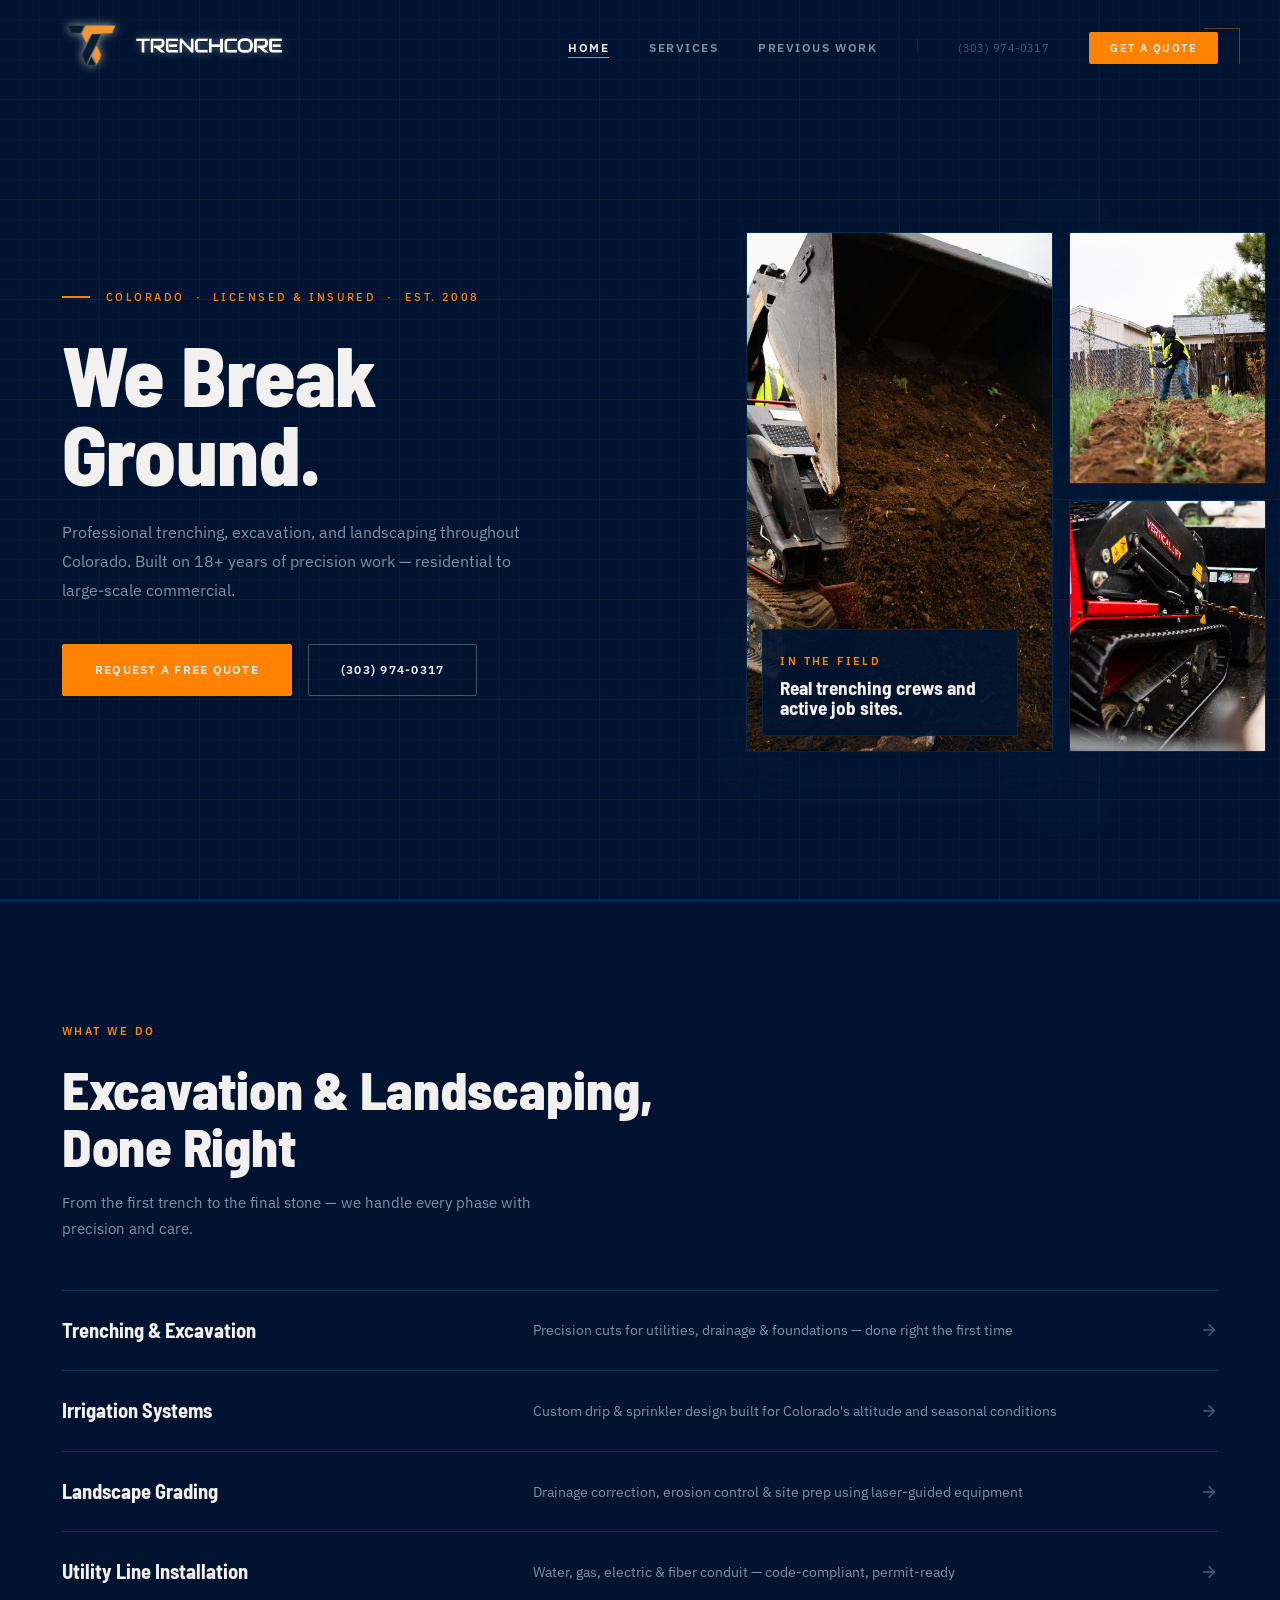
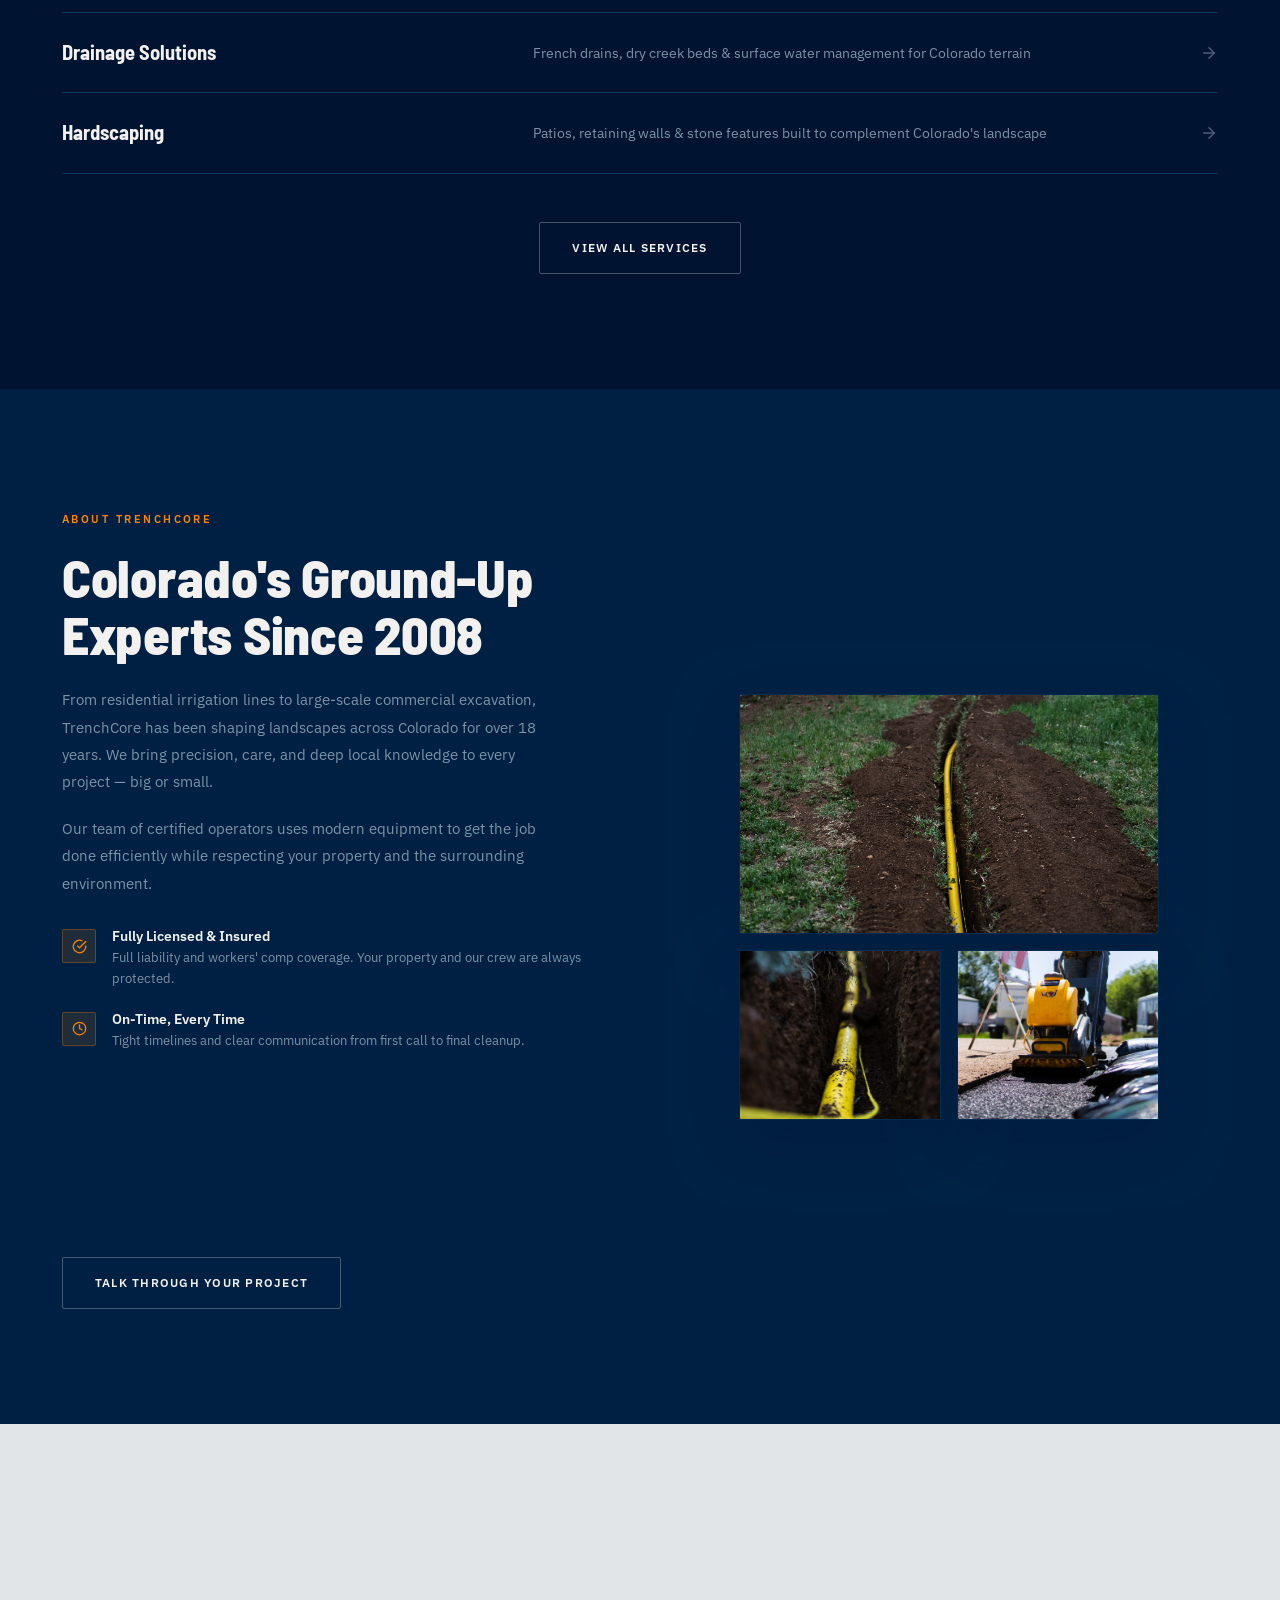
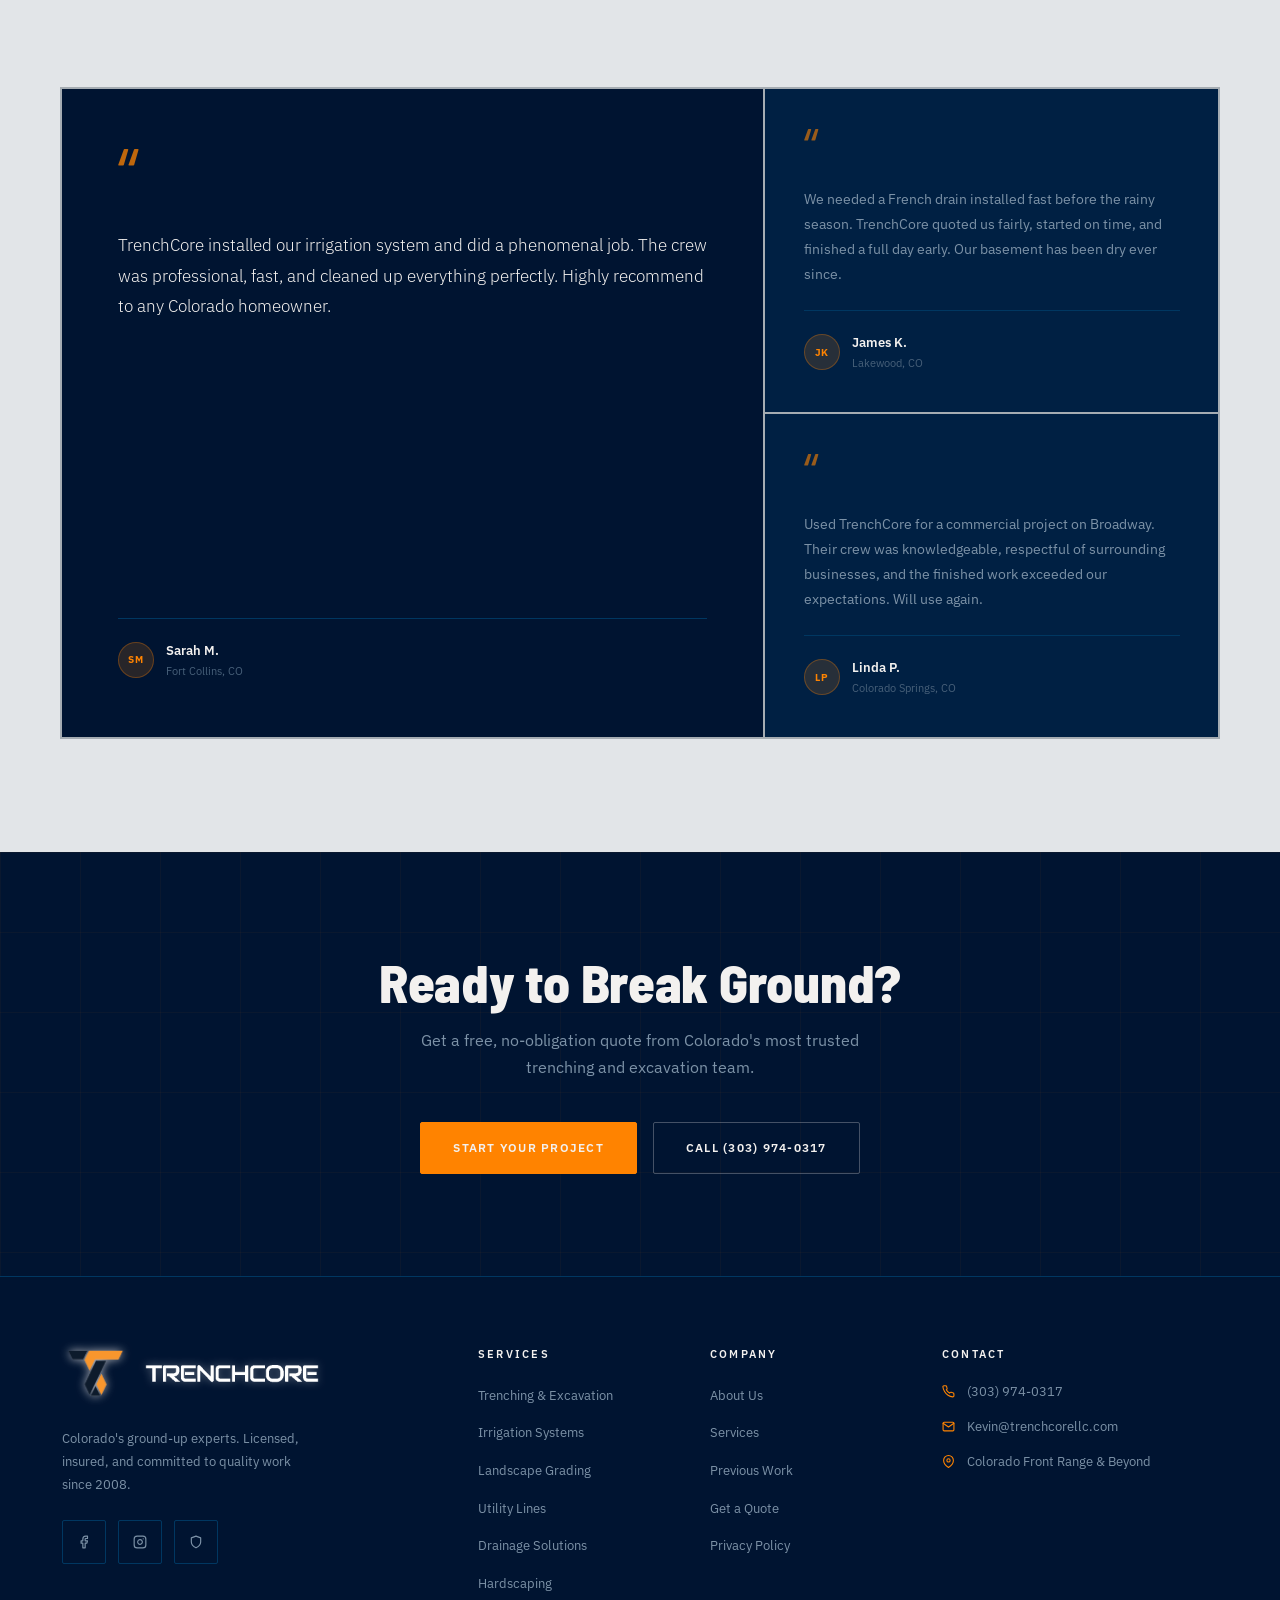
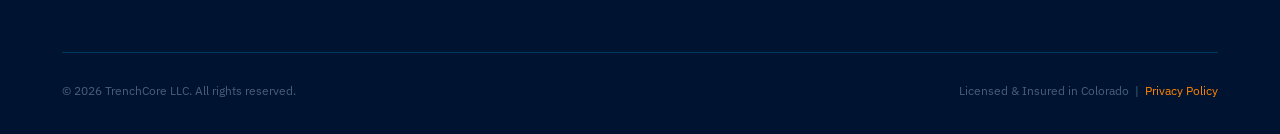
<file: index.html>
<!DOCTYPE html>
<html lang="en">
<head>
  <meta charset="UTF-8" />
  <meta name="viewport" content="width=device-width, initial-scale=1.0" />
  <meta name="google-site-verification" content="J9G8NoCVqNAm69VdWxjSGx-27JDF7AAKlD6N92XY3o0" />
  <link rel="icon" type="image/png" href="FullLogo_transparentwithouttext.PNG" />
  <link rel="apple-touch-icon" href="FullLogo_transparentwithouttext.PNG" />
  <title>TrenchCore — Trenching & Excavation | Colorado</title>
  <meta name="description" content="Professional trenching, excavation, and landscaping services throughout Colorado. Licensed, insured, and locally owned since 2008." />
  <link rel="preconnect" href="https://fonts.googleapis.com" />
  <link rel="preconnect" href="https://fonts.gstatic.com" crossorigin />
  <link href="https://fonts.googleapis.com/css2?family=Barlow+Semi+Condensed:wght@700;800&family=IBM+Plex+Sans:wght@300;400;600&display=swap" rel="stylesheet" />
  <link rel="stylesheet" href="styles.css" />
</head>
<body>

  <a href="#main-content" class="skip-link">Skip to main content</a>

  <!-- ===== NAVIGATION ===== -->
  <nav class="nav">
    <div class="container nav-inner">
      <a href="index.html" class="nav-logo">
        <img src="FullLogo_transparentwithouttext.PNG" alt="" class="nav-logo-img" />
        <img src="logoText.PNG" alt="TrenchCore" class="nav-logo-text" />
      </a>
      <ul class="nav-links">
        <li><a href="index.html">Home</a></li>
        <li><a href="services.html">Services</a></li>
        <li><a href="projects.html">Previous Work</a></li>
        <li class="nav-sep" aria-hidden="true"></li>
        <li><a href="tel:+13039740317" class="nav-phone">(303) 974-0317</a></li>
        <li><a href="contact.html" class="nav-cta">Get a Quote</a></li>
      </ul>
      <button class="nav-toggle" aria-label="Toggle menu" aria-expanded="false">
        <span></span>
        <span></span>
        <span></span>
      </button>
    </div>
  </nav>

  <main id="main-content">

  <!-- ===== HERO ===== -->
  <section class="hero">
    <div class="hero-inner container">

      <!-- Left: copy -->
      <div class="hero-content">
        <p class="hero-eyebrow">Colorado &nbsp;·&nbsp; Licensed &amp; Insured &nbsp;·&nbsp; Est. 2008</p>
        <h1>We Break<br>Ground.</h1>
        <p class="hero-sub">Professional trenching, excavation, and landscaping throughout Colorado. Built on 18+ years of precision work — residential to large-scale commercial.</p>
        <div class="hero-actions">
          <a href="contact.html" class="btn btn-steel">Request a Free Quote</a>
          <a href="tel:+13039740317" class="btn btn-outline-chalk">(303) 974-0317</a>
        </div>
      </div>

      <!-- Right: engineering cross-section illustration -->
      <div class="hero-visual">
        <div class="hero-photo-layout" aria-label="Trenching and excavation work photos">
          <figure class="hero-photo hero-photo-main">
            <img
              src="TC%20Photos/A7S00894.jpg"
              alt="TrenchCore Dingo skid steer dumping excavated soil on an active job site"
            />
          </figure>

          <div class="hero-photo-stack">
            <figure class="hero-photo hero-photo-small">
              <img
                src="TC%20Photos/A7S00762.jpg"
                alt="TrenchCore crew member in hi-vis vest digging a residential trench"
              />
            </figure>

            <figure class="hero-photo hero-photo-small">
              <img
                src="TC%20Photos/A7S00716.jpg"
                alt="TrenchCore Dingo TX-1000 Turbo mini skid steer loaded on a trailer"
              />
            </figure>
          </div>

          <div class="hero-photo-badge">
            <span class="hero-photo-badge-label">In The Field</span>
            <strong>Real trenching crews and active job sites.</strong>
          </div>
        </div>
        <svg class="trench-diagram" viewBox="0 0 440 522" fill="none" xmlns="http://www.w3.org/2000/svg" aria-hidden="true">
          <!-- Soil layer backgrounds -->
          <rect x="0" y="0" width="440" height="165" fill="#201d16"/>
          <rect x="0" y="165" width="440" height="175" fill="#181510"/>
          <rect x="0" y="340" width="440" height="162" fill="#0f121a"/>
          <!-- Trench cutout (dark) -->
          <rect x="165" y="0" width="110" height="432" fill="#090b11"/>
          <!-- Layer dividers outside trench -->
          <line x1="0" y1="165" x2="165" y2="165" stroke="#3a5066" stroke-width="0.8" opacity="0.45"/>
          <line x1="275" y1="165" x2="440" y2="165" stroke="#3a5066" stroke-width="0.8" opacity="0.45"/>
          <line x1="0" y1="340" x2="165" y2="340" stroke="#2d3f52" stroke-width="0.8" opacity="0.35"/>
          <line x1="275" y1="340" x2="440" y2="340" stroke="#2d3f52" stroke-width="0.8" opacity="0.35"/>
          <!-- Trench walls (steel accent) -->
          <line x1="165" y1="0" x2="165" y2="432" stroke="var(--steel,#E8972A)" stroke-width="1.5" class="trench-wall"/>
          <line x1="275" y1="0" x2="275" y2="432" stroke="var(--steel,#E8972A)" stroke-width="1.5" class="trench-wall trench-wall-right"/>
          <!-- Trench bottom -->
          <line x1="165" y1="432" x2="275" y2="432" stroke="var(--steel,#E8972A)" stroke-width="1.5" opacity="0.65"/>
          <!-- Ground surface lines -->
          <line x1="0" y1="1" x2="165" y2="1" stroke="var(--steel,#E8972A)" stroke-width="1.5" opacity="0.45"/>
          <line x1="275" y1="1" x2="440" y2="1" stroke="var(--steel,#E8972A)" stroke-width="1.5" opacity="0.45"/>
          <!-- Utility pipe at bottom of trench -->
          <circle cx="220" cy="457" r="19" stroke="var(--steel,#E8972A)" stroke-width="2" fill="#090b11"/>
          <circle cx="220" cy="457" r="11" fill="rgba(77,130,184,0.14)"/>
          <path d="M212 450 A11 11 0 0 1 228 450" stroke="var(--steel,#E8972A)" stroke-width="0.8" opacity="0.38"/>
          <!-- Layer labels -->
          <text x="22" y="84"  fill="#8a7a5e" font-size="8.5" font-family="'IBM Plex Sans',monospace" letter-spacing="2.5" font-weight="600" opacity="0.6">TOPSOIL</text>
          <text x="22" y="260" fill="#756751" font-size="8.5" font-family="'IBM Plex Sans',monospace" letter-spacing="2.5" font-weight="600" opacity="0.55">SUBSOIL</text>
          <text x="22" y="415" fill="#4d6175" font-size="8.5" font-family="'IBM Plex Sans',monospace" letter-spacing="2.5" font-weight="600" opacity="0.55">BEDROCK</text>
          <!-- Topsoil texture dots -->
          <circle cx="50"  cy="40"  r="1.4" fill="#3d3526" opacity="0.45"/>
          <circle cx="84"  cy="66"  r="1.4" fill="#3d3526" opacity="0.4"/>
          <circle cx="37"  cy="98"  r="1.2" fill="#3d3526" opacity="0.4"/>
          <circle cx="112" cy="35"  r="1.2" fill="#3d3526" opacity="0.35"/>
          <circle cx="72"  cy="130" r="1.4" fill="#3d3526" opacity="0.4"/>
          <circle cx="130" cy="112" r="1.2" fill="#3d3526" opacity="0.35"/>
          <circle cx="308" cy="52"  r="1.4" fill="#3d3526" opacity="0.4"/>
          <circle cx="375" cy="80"  r="1.2" fill="#3d3526" opacity="0.4"/>
          <circle cx="342" cy="122" r="1.4" fill="#3d3526" opacity="0.35"/>
          <circle cx="416" cy="46"  r="1.2" fill="#3d3526" opacity="0.35"/>
          <circle cx="396" cy="140" r="1.4" fill="#3d3526" opacity="0.4"/>
          <!-- Subsoil dashes -->
          <line x1="26"  y1="196" x2="58"  y2="196" stroke="#5a4e3c" stroke-width="0.8" opacity="0.35"/>
          <line x1="70"  y1="222" x2="112" y2="222" stroke="#5a4e3c" stroke-width="0.8" opacity="0.3"/>
          <line x1="30"  y1="250" x2="65"  y2="250" stroke="#5a4e3c" stroke-width="0.8" opacity="0.3"/>
          <line x1="92"  y1="288" x2="132" y2="288" stroke="#5a4e3c" stroke-width="0.8" opacity="0.32"/>
          <line x1="40"  y1="314" x2="82"  y2="314" stroke="#5a4e3c" stroke-width="0.8" opacity="0.3"/>
          <line x1="296" y1="200" x2="332" y2="200" stroke="#5a4e3c" stroke-width="0.8" opacity="0.3"/>
          <line x1="350" y1="232" x2="396" y2="232" stroke="#5a4e3c" stroke-width="0.8" opacity="0.32"/>
          <line x1="306" y1="272" x2="342" y2="272" stroke="#5a4e3c" stroke-width="0.8" opacity="0.3"/>
          <line x1="370" y1="302" x2="416" y2="302" stroke="#5a4e3c" stroke-width="0.8" opacity="0.3"/>
          <!-- Bedrock cracks -->
          <path d="M32 366 L56 380 L42 400 L70 416" stroke="#2a3a4a" stroke-width="1" opacity="0.5" fill="none"/>
          <path d="M86 362 L102 382 L88 404" stroke="#2a3a4a" stroke-width="0.8" opacity="0.4" fill="none"/>
          <path d="M340 375 L368 390 L354 410 L384 428" stroke="#2a3a4a" stroke-width="1" opacity="0.5" fill="none"/>
          <path d="M396 364 L416 387 L400 412" stroke="#2a3a4a" stroke-width="0.8" opacity="0.4" fill="none"/>
          <!-- Depth measurement -->
          <line x1="307" y1="4" x2="307" y2="428" stroke="var(--steel,#E8972A)" stroke-width="0.8" stroke-dasharray="3 4" opacity="0.32"/>
          <polyline points="303,12 307,4 311,12"   stroke="var(--steel,#E8972A)" stroke-width="0.8" fill="none" opacity="0.38"/>
          <polyline points="303,420 307,428 311,420" stroke="var(--steel,#E8972A)" stroke-width="0.8" fill="none" opacity="0.38"/>
          <!-- Engineering corner marks -->
          <path d="M0 22 L0 0 L22 0"   stroke="var(--steel,#E8972A)" stroke-width="1.5" opacity="0.5"/>
          <path d="M418 0 L440 0 L440 22"   stroke="var(--steel,#E8972A)" stroke-width="1.5" opacity="0.5"/>
          <path d="M0 478 L0 500 L22 500"   stroke="var(--steel,#E8972A)" stroke-width="1.5" opacity="0.5"/>
          <path d="M418 500 L440 500 L440 478" stroke="var(--steel,#E8972A)" stroke-width="1.5" opacity="0.5"/>
          <!-- Title block -->
          <rect x="0" y="502" width="440" height="20" fill="#0d1219" opacity="0.85"/>
          <line x1="0" y1="502" x2="440" y2="502" stroke="var(--steel,#E8972A)" stroke-width="0.8" opacity="0.32"/>
          <text x="220" y="515" fill="var(--steel,#E8972A)" font-size="6.5" font-family="'IBM Plex Sans',monospace" text-anchor="middle" letter-spacing="2.5" font-weight="600" opacity="0.48">TRENCHCORE · CROSS-SECTION VIEW · SCALE 1:20</text>
        </svg>
      </div>

    </div><!-- .hero-inner -->


  </section>

  <!-- ===== SERVICES (HOME) ===== -->
  <section class="services-home" id="services">
    <div class="container">
      <div class="section-intro">
        <span class="label label--ink">What We Do</span>
        <h2>Excavation &amp; Landscaping,<br>Done Right</h2>
        <p>From the first trench to the final stone — we handle every phase with precision and care.</p>
      </div>

      <div class="service-list">

        <a href="services.html#trenching" class="service-row reveal">
          <span class="service-row-name">Trenching &amp; Excavation</span>
          <span class="service-row-desc">Precision cuts for utilities, drainage &amp; foundations — done right the first time</span>
          <svg class="service-row-arrow" viewBox="0 0 24 24"><line x1="5" y1="12" x2="19" y2="12"/><polyline points="12 5 19 12 12 19"/></svg>
        </a>

        <a href="services.html#irrigation" class="service-row reveal">
          <span class="service-row-name">Irrigation Systems</span>
          <span class="service-row-desc">Custom drip &amp; sprinkler design built for Colorado's altitude and seasonal conditions</span>
          <svg class="service-row-arrow" viewBox="0 0 24 24"><line x1="5" y1="12" x2="19" y2="12"/><polyline points="12 5 19 12 12 19"/></svg>
        </a>

        <a href="services.html#grading" class="service-row reveal">
          <span class="service-row-name">Landscape Grading</span>
          <span class="service-row-desc">Drainage correction, erosion control &amp; site prep using laser-guided equipment</span>
          <svg class="service-row-arrow" viewBox="0 0 24 24"><line x1="5" y1="12" x2="19" y2="12"/><polyline points="12 5 19 12 12 19"/></svg>
        </a>

        <a href="services.html#utility" class="service-row reveal">
          <span class="service-row-name">Utility Line Installation</span>
          <span class="service-row-desc">Water, gas, electric &amp; fiber conduit — code-compliant, permit-ready</span>
          <svg class="service-row-arrow" viewBox="0 0 24 24"><line x1="5" y1="12" x2="19" y2="12"/><polyline points="12 5 19 12 12 19"/></svg>
        </a>

        <a href="services.html#drainage" class="service-row reveal">
          <span class="service-row-name">Drainage Solutions</span>
          <span class="service-row-desc">French drains, dry creek beds &amp; surface water management for Colorado terrain</span>
          <svg class="service-row-arrow" viewBox="0 0 24 24"><line x1="5" y1="12" x2="19" y2="12"/><polyline points="12 5 19 12 12 19"/></svg>
        </a>

        <a href="services.html#hardscaping" class="service-row reveal">
          <span class="service-row-name">Hardscaping</span>
          <span class="service-row-desc">Patios, retaining walls &amp; stone features built to complement Colorado's landscape</span>
          <svg class="service-row-arrow" viewBox="0 0 24 24"><line x1="5" y1="12" x2="19" y2="12"/><polyline points="12 5 19 12 12 19"/></svg>
        </a>

      </div>

      <div class="section-cta">
        <a href="services.html" class="btn btn-outline-chalk">View All Services</a>
      </div>
    </div>
  </section>

  <!-- ===== ABOUT ===== -->
  <section class="about" id="about">
    <div class="container">

      <div class="about-content">
        <span class="label label--steel">About TrenchCore</span>
        <h2>Colorado's Ground-Up Experts Since 2008</h2>
        <p>From residential irrigation lines to large-scale commercial excavation, TrenchCore has been shaping landscapes across Colorado for over 18 years. We bring precision, care, and deep local knowledge to every project — big or small.</p>
        <p>Our team of certified operators uses modern equipment to get the job done efficiently while respecting your property and the surrounding environment.</p>

        <div class="why-list">
          <div class="why-item reveal">
            <div class="why-icon">
              <svg viewBox="0 0 24 24"><path d="M22 11.08V12a10 10 0 1 1-5.93-9.14"/><polyline points="22 4 12 14.01 9 11.01"/></svg>
            </div>
            <div>
              <h4>Fully Licensed &amp; Insured</h4>
              <p>Full liability and workers' comp coverage. Your property and our crew are always protected.</p>
            </div>
          </div>

          <div class="why-item reveal">
            <div class="why-icon">
              <svg viewBox="0 0 24 24"><circle cx="12" cy="12" r="10"/><polyline points="12 6 12 12 16 14"/></svg>
            </div>
            <div>
              <h4>On-Time, Every Time</h4>
              <p>Tight timelines and clear communication from first call to final cleanup.</p>
            </div>
          </div>

          <div class="why-item reveal">
            <div class="why-icon">
              <svg viewBox="0 0 24 24"><path d="M17 21v-2a4 4 0 0 0-4-4H5a4 4 0 0 0-4 4v2"/><circle cx="9" cy="7" r="4"/><path d="M23 21v-2a4 4 0 0 0-3-3.87"/><path d="M16 3.13a4 4 0 0 1 0 7.75"/></svg>
            </div>
            <div>
              <h4>Local Colorado Experts</h4>
              <p>We know Colorado's soil, permits, and utility networks. That knowledge saves you time and money.</p>
            </div>
          </div>

          <div class="why-item reveal">
            <div class="why-icon">
              <svg viewBox="0 0 24 24"><path d="M12 22s8-4 8-10V5l-8-3-8 3v7c0 6 8 10 8 10z"/></svg>
            </div>
            <div>
              <h4>Environmentally Responsible</h4>
              <p>Best practices for soil conservation and site restoration — keeping Colorado's land intact.</p>
            </div>
          </div>
        </div>

        <a href="contact.html" class="btn btn-outline-chalk" style="margin-top:2.5rem;">Talk Through Your Project</a>
      </div>

      <div class="about-visual">
        <div class="about-photo-grid" aria-label="Trenching machines and active groundwork sites">
          <figure class="about-photo about-photo-wide">
            <img
              src="TC%20Photos/A7S00929.jpg"
              alt="Yellow gas pipe laid in an open trench running across a residential yard"
            />
          </figure>

          <figure class="about-photo about-photo-left">
            <img
              src="TC%20Photos/A7S00810.jpg"
              alt="Close-up of yellow underground pipe inside a freshly dug trench"
            />
          </figure>

          <figure class="about-photo about-photo-right">
            <img
              src="TC%20Photos/A7S00980.jpg"
              alt="TrenchCore crew operating a plate compactor for surface restoration"
            />
          </figure>
        </div>
      </div>

    </div>
  </section>

  <!-- ===== TESTIMONIALS ===== -->
  <section class="testimonials">
    <div class="container">
      <div class="section-intro">
        <span class="label label--ink">Client Reviews</span>
        <h2>What Colorado Is Saying</h2>
      </div>

      <div class="testimonials-editorial">

        <blockquote class="testimonial-lead reveal">
          <div class="testimonial-mark" aria-hidden="true">&ldquo;</div>
          <p>TrenchCore installed our irrigation system and did a phenomenal job. The crew was professional, fast, and cleaned up everything perfectly. Highly recommend to any Colorado homeowner.</p>
          <div class="reviewer">
            <div class="reviewer-avatar" aria-hidden="true">SM</div>
            <div>
              <div class="reviewer-name">Sarah M.</div>
              <div class="reviewer-loc">Fort Collins, CO</div>
            </div>
            <span class="sr-only">— 5 out of 5 stars</span>
          </div>
        </blockquote>

        <div class="testimonials-stack">

          <blockquote class="testimonial-compact reveal">
            <p>We needed a French drain installed fast before the rainy season. TrenchCore quoted us fairly, started on time, and finished a full day early. Our basement has been dry ever since.</p>
            <div class="reviewer">
              <div class="reviewer-avatar" aria-hidden="true">JK</div>
              <div>
                <div class="reviewer-name">James K.</div>
                <div class="reviewer-loc">Lakewood, CO</div>
              </div>
              <span class="sr-only">— 5 out of 5 stars</span>
            </div>
          </blockquote>

          <blockquote class="testimonial-compact reveal">
            <p>Used TrenchCore for a commercial project on Broadway. Their crew was knowledgeable, respectful of surrounding businesses, and the finished work exceeded our expectations. Will use again.</p>
            <div class="reviewer">
              <div class="reviewer-avatar" aria-hidden="true">LP</div>
              <div>
                <div class="reviewer-name">Linda P.</div>
                <div class="reviewer-loc">Colorado Springs, CO</div>
              </div>
              <span class="sr-only">— 5 out of 5 stars</span>
            </div>
          </blockquote>

        </div>

      </div>
    </div>
  </section>

  <!-- ===== CTA BANNER ===== -->
  <section class="cta-banner">
    <div class="container">
      <h2>Ready to Break Ground?</h2>
      <p>Get a free, no-obligation quote from Colorado's most trusted trenching and excavation team.</p>
      <div class="cta-actions">
        <a href="contact.html" class="btn btn-steel">Start Your Project</a>
        <a href="tel:+13039740317" class="btn btn-outline-chalk">Call (303) 974-0317</a>
      </div>
    </div>
  </section>

  </main>

  <!-- ===== FOOTER ===== -->
  <footer class="footer">
    <div class="container">
      <div class="footer-grid">

        <div class="footer-brand">
          <a href="index.html" class="footer-logo-link">
            <img src="FullLogo_transparentwithouttext.PNG" alt="" class="footer-logo-img" loading="lazy" />
            <img src="logoText.PNG" alt="TrenchCore" class="footer-logo-text" loading="lazy" />
          </a>
          <p>Colorado's ground-up experts. Licensed, insured, and committed to quality work since 2008.</p>
          <div class="footer-social">
            <a href="#" aria-label="Facebook">
              <svg viewBox="0 0 24 24"><path d="M18 2h-3a5 5 0 0 0-5 5v3H7v4h3v8h4v-8h3l1-4h-4V7a1 1 0 0 1 1-1h3z"/></svg>
            </a>
            <a href="#" aria-label="Instagram">
              <svg viewBox="0 0 24 24"><rect x="2" y="2" width="20" height="20" rx="5" ry="5"/><path d="M16 11.37A4 4 0 1 1 12.63 8 4 4 0 0 1 16 11.37z"/><line x1="17.5" y1="6.5" x2="17.51" y2="6.5"/></svg>
            </a>
            <a href="#" aria-label="Google Reviews">
              <svg viewBox="0 0 24 24"><path d="M12 22s8-4 8-10V5l-8-3-8 3v7c0 6 8 10 8 10z"/></svg>
            </a>
          </div>
        </div>

        <div class="footer-col">
          <h4>Services</h4>
          <ul>
            <li><a href="services.html#trenching">Trenching &amp; Excavation</a></li>
            <li><a href="services.html#irrigation">Irrigation Systems</a></li>
            <li><a href="services.html#grading">Landscape Grading</a></li>
            <li><a href="services.html#utility">Utility Lines</a></li>
            <li><a href="services.html#drainage">Drainage Solutions</a></li>
            <li><a href="services.html#hardscaping">Hardscaping</a></li>
          </ul>
        </div>

        <div class="footer-col">
          <h4>Company</h4>
          <ul>
            <li><a href="index.html#about">About Us</a></li>
            <li><a href="services.html">Services</a></li>
            <li><a href="projects.html">Previous Work</a></li>
            <li><a href="contact.html">Get a Quote</a></li>
            <li><a href="privacy-policy.html">Privacy Policy</a></li>
          </ul>
        </div>

        <div class="footer-col">
          <h4>Contact</h4>
          <div class="footer-contact-item">
            <svg viewBox="0 0 24 24" fill="none" stroke="currentColor" stroke-width="2" stroke-linecap="round" stroke-linejoin="round"><path d="M22 16.92v3a2 2 0 0 1-2.18 2 19.79 19.79 0 0 1-8.63-3.07A19.5 19.5 0 0 1 4.69 12a19.79 19.79 0 0 1-3.07-8.67A2 2 0 0 1 3.6 1.27h3a2 2 0 0 1 2 1.72c.127.96.361 1.903.7 2.81a2 2 0 0 1-.45 2.11L7.91 8.91a16 16 0 0 0 6 6l.91-.91a2 2 0 0 1 2.11-.45c.907.339 1.85.573 2.81.7A2 2 0 0 1 21.73 16.92z"/></svg>
            <span>(303) 974-0317</span>
          </div>
          <div class="footer-contact-item">
            <svg viewBox="0 0 24 24" fill="none" stroke="currentColor" stroke-width="2" stroke-linecap="round" stroke-linejoin="round"><path d="M4 4h16c1.1 0 2 .9 2 2v12c0 1.1-.9 2-2 2H4c-1.1 0-2-.9-2-2V6c0-1.1.9-2 2-2z"/><polyline points="22,6 12,13 2,6"/></svg>
            <span>Kevin@trenchcorellc.com</span>
          </div>
          <div class="footer-contact-item">
            <svg viewBox="0 0 24 24" fill="none" stroke="currentColor" stroke-width="2" stroke-linecap="round" stroke-linejoin="round"><path d="M21 10c0 7-9 13-9 13s-9-6-9-13a9 9 0 0 1 18 0z"/><circle cx="12" cy="10" r="3"/></svg>
            <span>Colorado Front Range &amp; Beyond</span>
          </div>
        </div>

      </div>

      <div class="footer-bottom">
        <span>&copy; 2026 TrenchCore LLC. All rights reserved.</span>
        <span>Licensed &amp; Insured in Colorado &nbsp;|&nbsp; <a href="privacy-policy.html">Privacy Policy</a></span>
      </div>
    </div>
  </footer>

  <script src="script.js"></script>
</body>
</html>
</file>
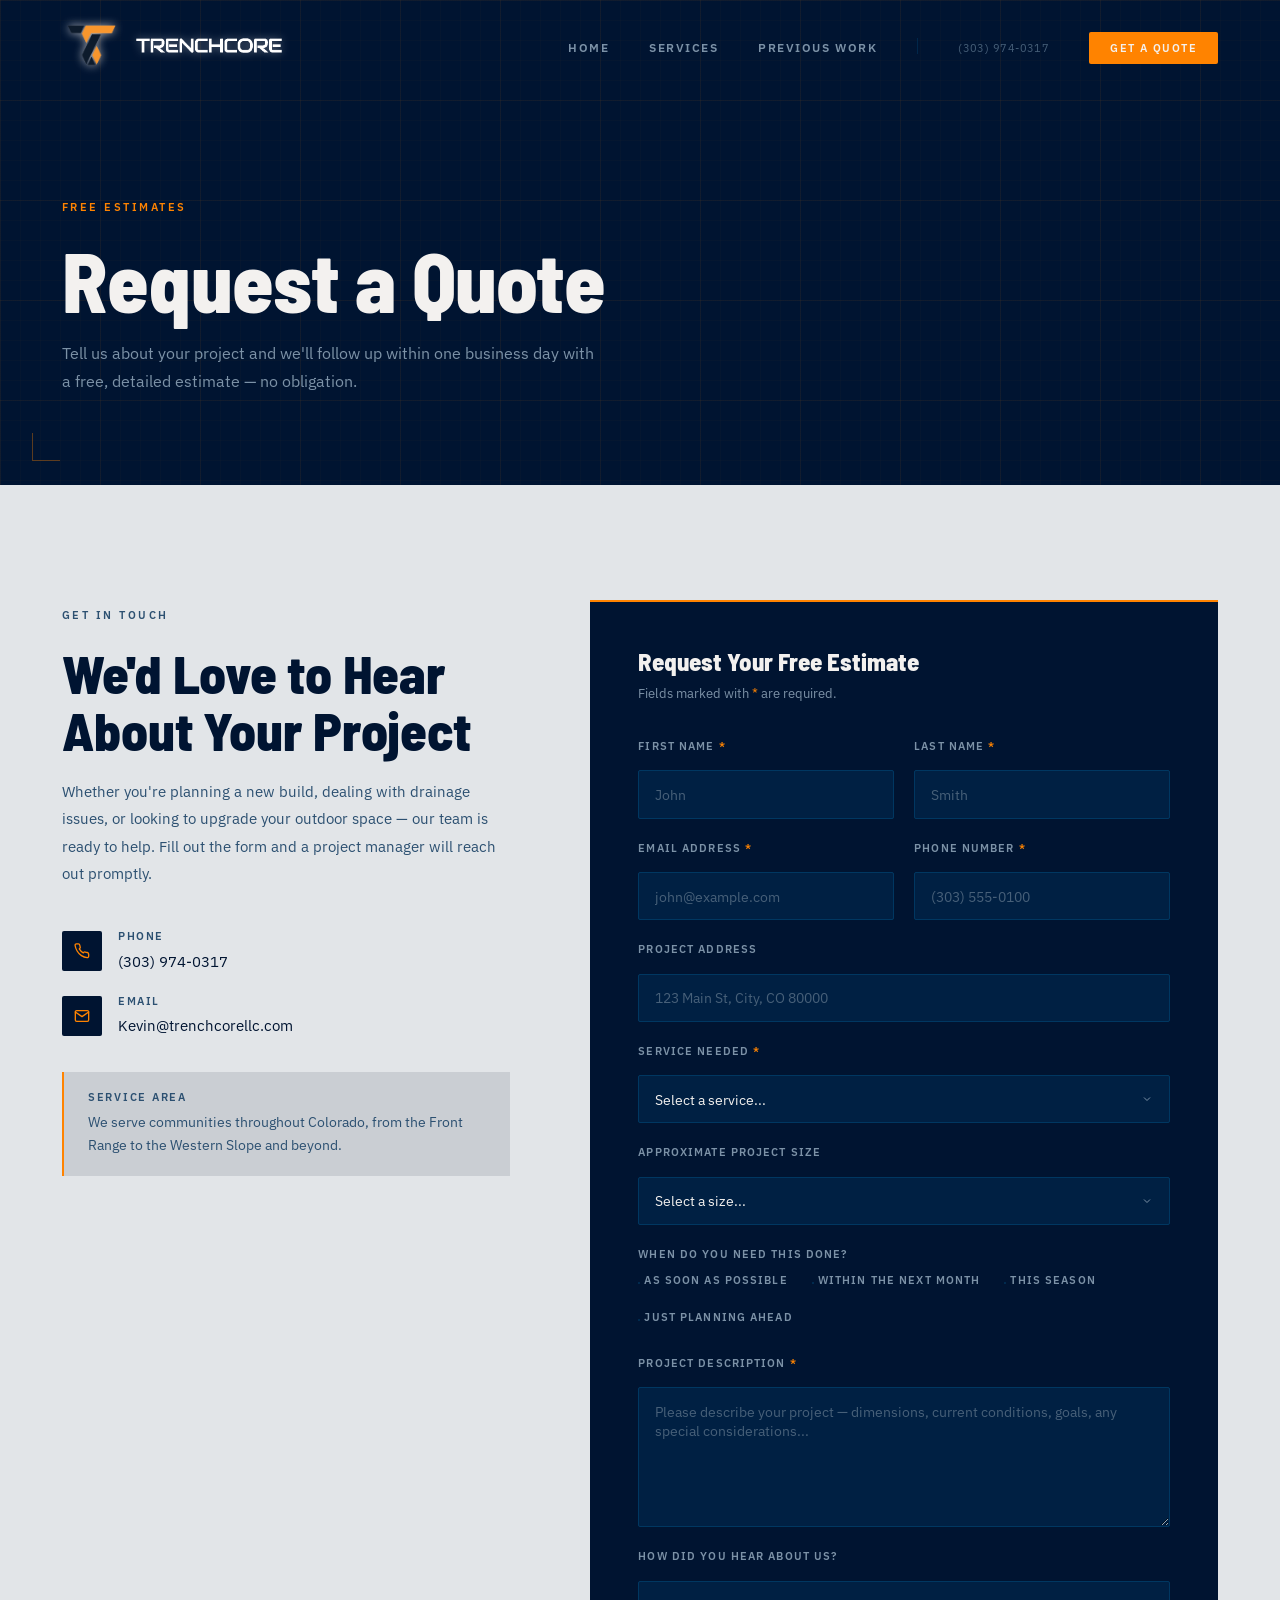
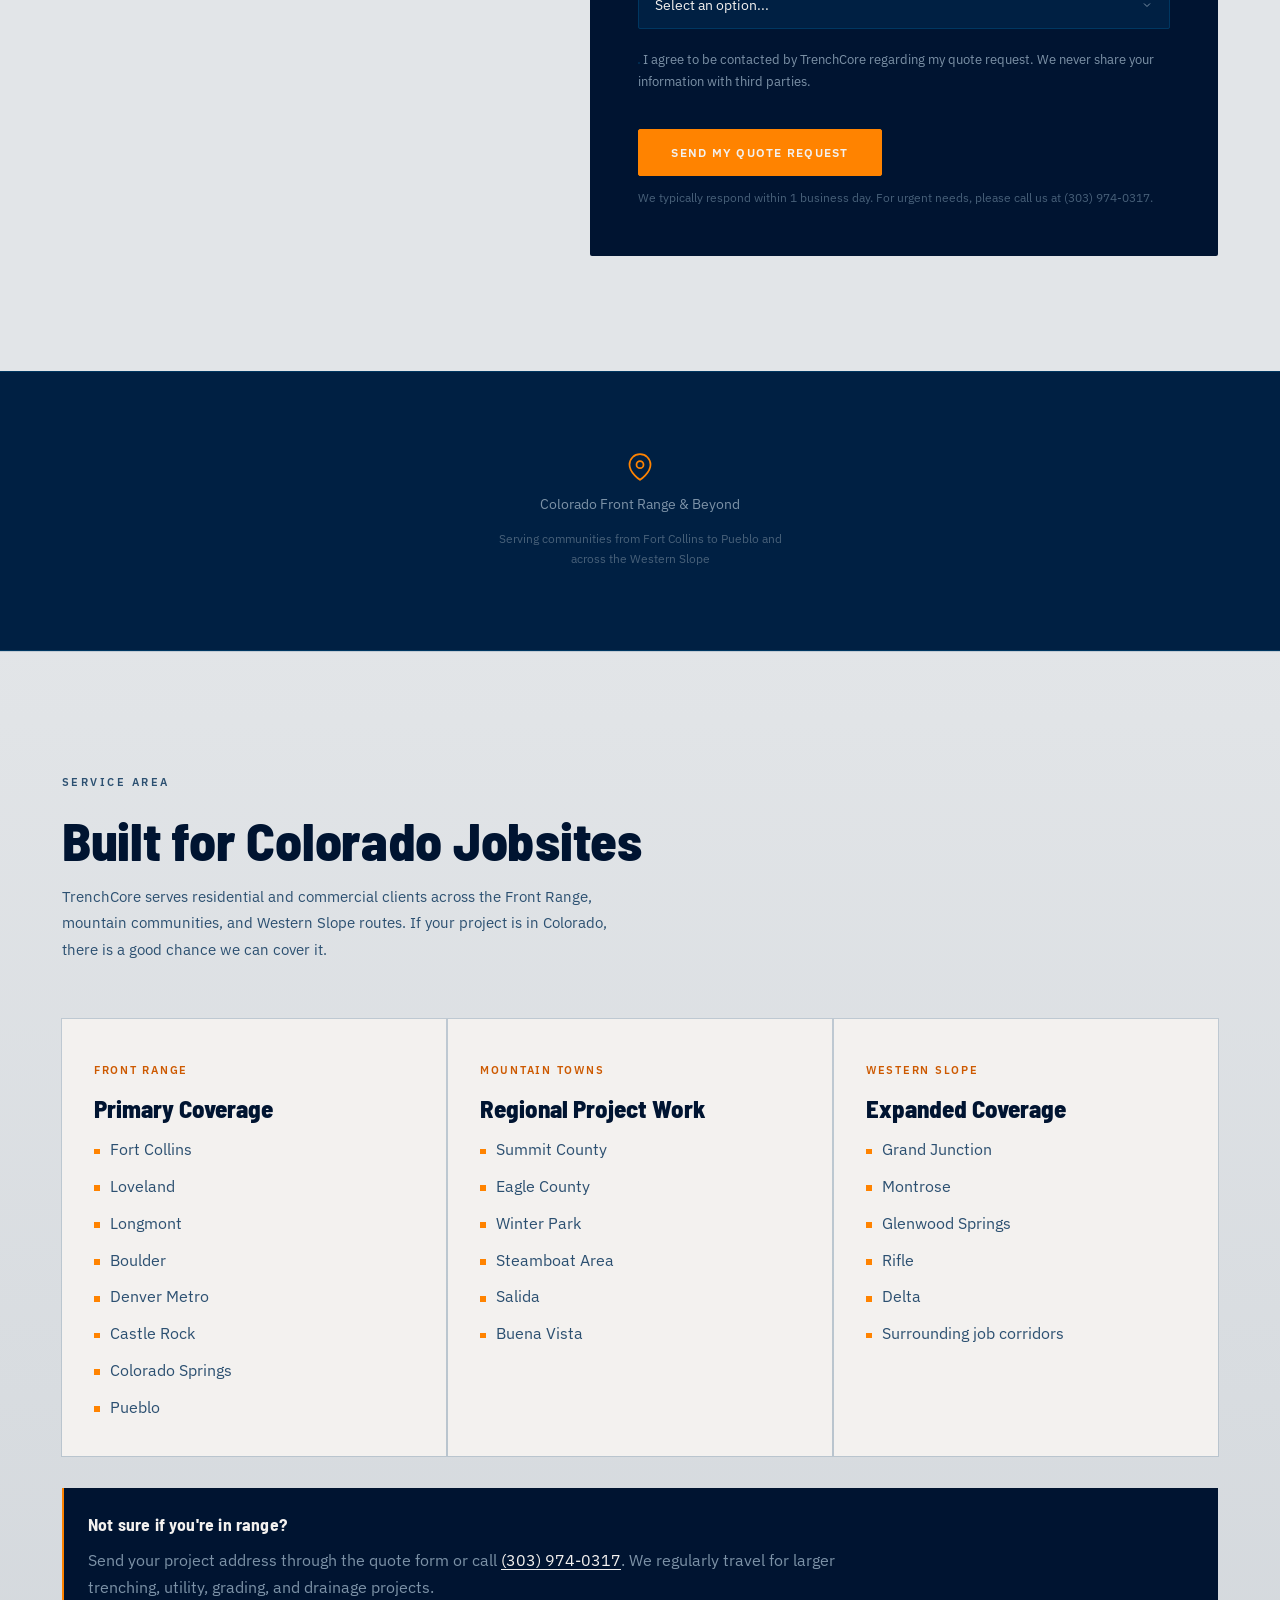
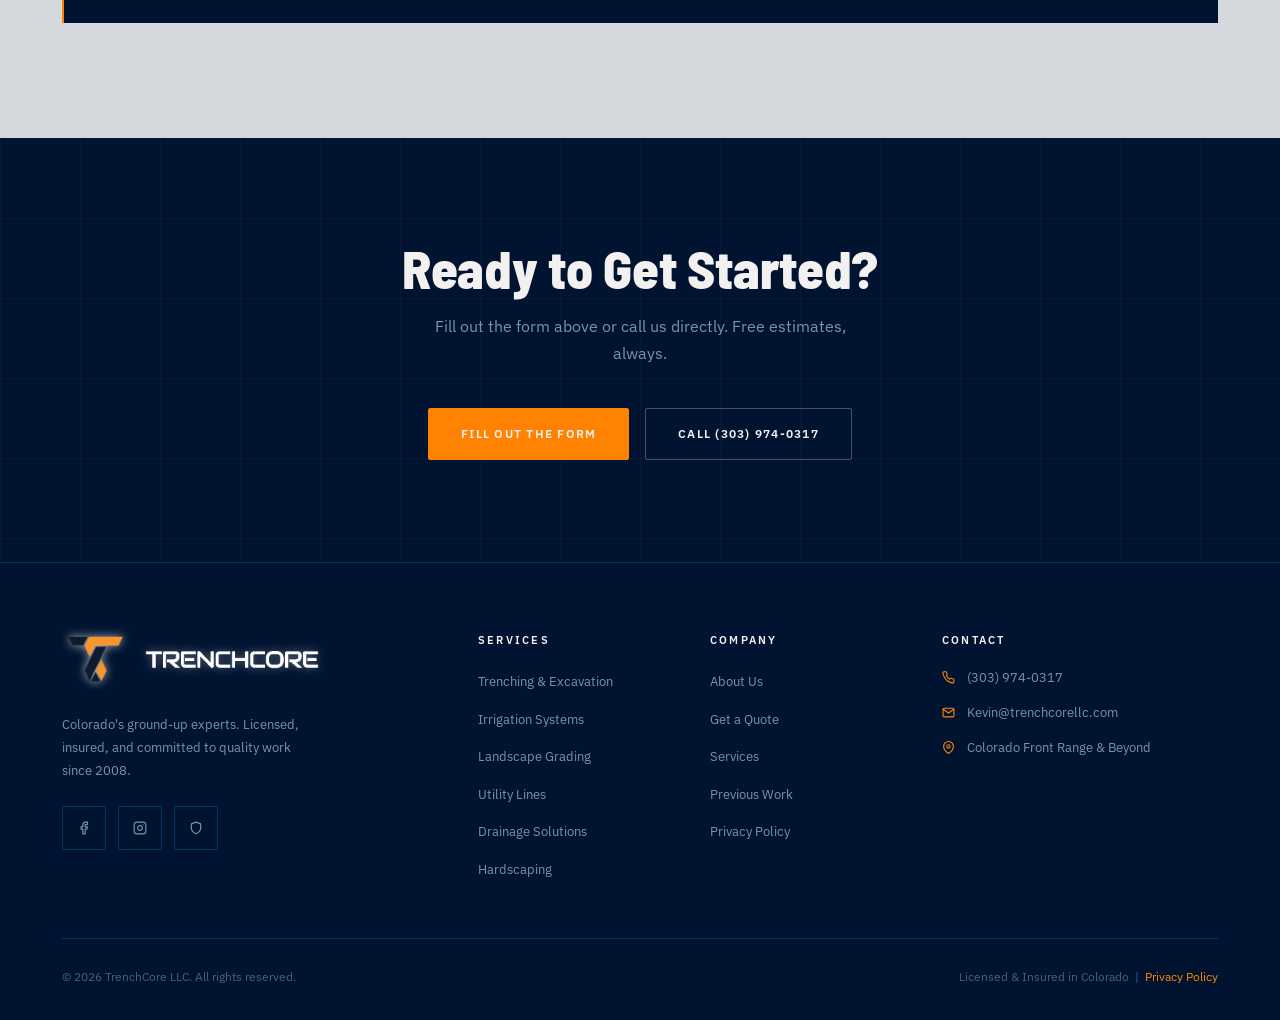
<file: contact.html>
<!DOCTYPE html>
<html lang="en">
<head>
  <meta charset="UTF-8" />
  <meta name="viewport" content="width=device-width, initial-scale=1.0" />
  <meta name="google-site-verification" content="J9G8NoCVqNAm69VdWxjSGx-27JDF7AAKlD6N92XY3o0" />
  <link rel="icon" type="image/png" href="FullLogo_transparentwithouttext.PNG" />
  <link rel="apple-touch-icon" href="FullLogo_transparentwithouttext.PNG" />
  <title>Get a Quote — TrenchCore | Colorado</title>
  <meta name="description" content="Request a free estimate from TrenchCore — Colorado's trusted trenching and excavation company. We respond within 24 hours." />
  <link rel="preconnect" href="https://fonts.googleapis.com" />
  <link rel="preconnect" href="https://fonts.gstatic.com" crossorigin />
  <link href="https://fonts.googleapis.com/css2?family=Barlow+Semi+Condensed:wght@700;800&family=IBM+Plex+Sans:wght@300;400;600&display=swap" rel="stylesheet" />
  <link rel="stylesheet" href="styles.css" />
</head>
<body>

  <a href="#main-content" class="skip-link">Skip to main content</a>

  <!-- ===== NAVIGATION ===== -->
  <nav class="nav scrolled">
    <div class="container nav-inner">
      <a href="index.html" class="nav-logo">
        <img src="FullLogo_transparentwithouttext.PNG" alt="" class="nav-logo-img" />
        <img src="logoText.PNG" alt="TrenchCore" class="nav-logo-text" />
      </a>
      <ul class="nav-links">
        <li><a href="index.html">Home</a></li>
        <li><a href="services.html">Services</a></li>
        <li><a href="projects.html">Previous Work</a></li>
        <li class="nav-sep" aria-hidden="true"></li>
        <li><a href="tel:+13039740317" class="nav-phone">(303) 974-0317</a></li>
        <li><a href="contact.html" class="nav-cta">Get a Quote</a></li>
      </ul>
      <button class="nav-toggle" aria-label="Toggle menu" aria-expanded="false">
        <span></span>
        <span></span>
        <span></span>
      </button>
    </div>
  </nav>

  <main id="main-content">

  <!-- ===== PAGE HERO ===== -->
  <header class="page-hero">
    <div class="container">
      <span class="section-label">Free Estimates</span>
      <h1>Request a Quote</h1>
      <p>Tell us about your project and we'll follow up within one business day with a free, detailed estimate — no obligation.</p>
    </div>
  </header>

  <!-- ===== CONTACT SECTION ===== -->
  <section class="contact-section">
    <div class="container">
      <div class="contact-layout">

        <!-- LEFT: Info -->
        <div class="contact-info">
          <span class="label label--ink">Get in Touch</span>
          <h2>We'd Love to Hear About Your Project</h2>
          <p>Whether you're planning a new build, dealing with drainage issues, or looking to upgrade your outdoor space — our team is ready to help. Fill out the form and a project manager will reach out promptly.</p>

          <div class="contact-details">
            <div class="contact-detail">
              <div class="detail-icon">
                <svg viewBox="0 0 24 24"><path d="M22 16.92v3a2 2 0 0 1-2.18 2 19.79 19.79 0 0 1-8.63-3.07A19.5 19.5 0 0 1 4.69 12a19.79 19.79 0 0 1-3.07-8.67A2 2 0 0 1 3.6 1.27h3a2 2 0 0 1 2 1.72c.127.96.361 1.903.7 2.81a2 2 0 0 1-.45 2.11L7.91 8.91a16 16 0 0 0 6 6l.91-.91a2 2 0 0 1 2.11-.45c.907.339 1.85.573 2.81.7A2 2 0 0 1 21.73 16.92z"/></svg>
              </div>
              <div class="detail-text">
                <strong>Phone</strong>
                <span>(303) 974-0317</span>
              </div>
            </div>
            <div class="contact-detail">
              <div class="detail-icon">
                <svg viewBox="0 0 24 24"><path d="M4 4h16c1.1 0 2 .9 2 2v12c0 1.1-.9 2-2 2H4c-1.1 0-2-.9-2-2V6c0-1.1.9-2 2-2z"/><polyline points="22,6 12,13 2,6"/></svg>
              </div>
              <div class="detail-text">
                <strong>Email</strong>
                <span>Kevin@trenchcorellc.com</span>
              </div>
            </div>
          </div>

          <div class="service-area">
            <h4>Service Area</h4>
            <p>We serve communities throughout Colorado, from the Front Range to the Western Slope and beyond.</p>
          </div>
        </div>

        <!-- RIGHT: Form -->
        <div class="quote-form-wrap">
          <h3>Request Your Free Estimate</h3>
          <p>Fields marked with <span class="required">*</span> are required.</p>

          <form id="quoteForm" novalidate>
            <div class="form-grid">

              <div class="form-group">
                <label for="firstName">First Name <span class="required">*</span></label>
                <input type="text" id="firstName" name="firstName" placeholder="John" required />
              </div>

              <div class="form-group">
                <label for="lastName">Last Name <span class="required">*</span></label>
                <input type="text" id="lastName" name="lastName" placeholder="Smith" required />
              </div>

              <div class="form-group">
                <label for="email">Email Address <span class="required">*</span></label>
                <input type="email" id="email" name="email" placeholder="john@example.com" required />
              </div>

              <div class="form-group">
                <label for="phone">Phone Number <span class="required">*</span></label>
                <input type="tel" id="phone" name="phone" placeholder="(303) 555-0100" required />
              </div>

              <div class="form-group full">
                <label for="address">Project Address</label>
                <input type="text" id="address" name="address" placeholder="123 Main St, City, CO 80000" />
              </div>

              <div class="form-group full">
                <label for="serviceType">Service Needed <span class="required">*</span></label>
                <select id="serviceType" name="serviceType" required>
                  <option value="" disabled selected>Select a service...</option>
                  <option value="trenching">Trenching &amp; Excavation</option>
                  <option value="irrigation">Irrigation System Installation</option>
                  <option value="grading">Landscape Grading &amp; Leveling</option>
                  <option value="drainage">Drainage Solutions</option>
                  <option value="utility">Utility Line Installation</option>
                  <option value="hardscaping">Hardscaping &amp; Outdoor Features</option>
                  <option value="multiple">Multiple Services</option>
                  <option value="other">Other / Not Sure</option>
                </select>
              </div>

              <div class="form-group full">
                <label for="projectSize">Approximate Project Size</label>
                <select id="projectSize" name="projectSize">
                  <option value="" disabled selected>Select a size...</option>
                  <option value="small">Small — Under 500 sq ft</option>
                  <option value="medium">Medium — 500 to 2,000 sq ft</option>
                  <option value="large">Large — 2,000 to 5,000 sq ft</option>
                  <option value="commercial">Major / Commercial — 5,000+ sq ft</option>
                  <option value="unsure">I'm not sure yet</option>
                </select>
              </div>

              <fieldset class="form-group full">
                <legend class="form-group legend">When do you need this done?</legend>
                <div class="checkbox-group">
                  <label class="checkbox-label">
                    <input type="radio" name="timeline" value="asap" /> As soon as possible
                  </label>
                  <label class="checkbox-label">
                    <input type="radio" name="timeline" value="month" /> Within the next month
                  </label>
                  <label class="checkbox-label">
                    <input type="radio" name="timeline" value="season" /> This season
                  </label>
                  <label class="checkbox-label">
                    <input type="radio" name="timeline" value="planning" /> Just planning ahead
                  </label>
                </div>
              </fieldset>

              <div class="form-group full">
                <label for="description">Project Description <span class="required">*</span></label>
                <textarea id="description" name="description" placeholder="Please describe your project — dimensions, current conditions, goals, any special considerations..." required></textarea>
              </div>

              <div class="form-group full">
                <label>How did you hear about us?</label>
                <select name="referral">
                  <option value="" disabled selected>Select an option...</option>
                  <option>Google Search</option>
                  <option>Google Maps</option>
                  <option>Yelp</option>
                  <option>Nextdoor</option>
                  <option>Facebook</option>
                  <option>Friend or Neighbor Referral</option>
                  <option>Saw our truck / yard sign</option>
                  <option>Other</option>
                </select>
              </div>

              <div class="form-group full">
                <label class="checkbox-label" style="font-size:0.82rem;color:var(--smoke);text-transform:none;letter-spacing:0;font-weight:400;">
                  <input type="checkbox" name="consent" required />
                  I agree to be contacted by TrenchCore regarding my quote request. We never share your information with third parties.
                </label>
              </div>

            </div>

            <div class="form-submit">
              <button type="submit" class="btn btn-steel">Send My Quote Request</button>
              <p class="form-note">We typically respond within 1 business day. For urgent needs, please call us at (303) 974-0317.</p>
            </div>
          </form>

          <div id="formSuccess" class="form-success">
            <div class="success-icon">
              <svg viewBox="0 0 24 24"><polyline points="20 6 9 17 4 12"/></svg>
            </div>
            <h3>Quote Request Received!</h3>
            <p>Thank you for reaching out. A member of our team will review your project details and contact you within one business day.</p>
            <p style="margin-top:1rem;font-size:0.85rem;color:var(--smoke-dim);">In the meantime, feel free to call us at <strong style="color:var(--chalk);">(303) 974-0317</strong> if you have any questions.</p>
          </div>
        </div>

      </div>
    </div>
  </section>

  <!-- ===== MAP ===== -->
  <div class="map-section">
    <div class="map-placeholder">
      <svg viewBox="0 0 24 24"><path d="M21 10c0 7-9 13-9 13s-9-6-9-13a9 9 0 0 1 18 0z"/><circle cx="12" cy="10" r="3"/></svg>
      <p>Colorado Front Range &amp; Beyond</p>
      <span>Serving communities from Fort Collins to Pueblo and across the Western Slope</span>
    </div>
  </div>

  <!-- ===== SERVICE AREA ===== -->
  <section class="service-area-section">
    <div class="container">
      <div class="section-header">
        <span class="section-label">Service Area</span>
        <h2>Built for Colorado Jobsites</h2>
        <p>TrenchCore serves residential and commercial clients across the Front Range, mountain communities, and Western Slope routes. If your project is in Colorado, there is a good chance we can cover it.</p>
      </div>

      <div class="service-area-grid">
        <article class="service-area-card reveal">
          <span class="service-area-card-label">Front Range</span>
          <h3>Primary Coverage</h3>
          <ul class="service-area-list">
            <li>Fort Collins</li>
            <li>Loveland</li>
            <li>Longmont</li>
            <li>Boulder</li>
            <li>Denver Metro</li>
            <li>Castle Rock</li>
            <li>Colorado Springs</li>
            <li>Pueblo</li>
          </ul>
        </article>

        <article class="service-area-card reveal">
          <span class="service-area-card-label">Mountain Towns</span>
          <h3>Regional Project Work</h3>
          <ul class="service-area-list">
            <li>Summit County</li>
            <li>Eagle County</li>
            <li>Winter Park</li>
            <li>Steamboat Area</li>
            <li>Salida</li>
            <li>Buena Vista</li>
          </ul>
        </article>

        <article class="service-area-card reveal">
          <span class="service-area-card-label">Western Slope</span>
          <h3>Expanded Coverage</h3>
          <ul class="service-area-list">
            <li>Grand Junction</li>
            <li>Montrose</li>
            <li>Glenwood Springs</li>
            <li>Rifle</li>
            <li>Delta</li>
            <li>Surrounding job corridors</li>
          </ul>
        </article>
      </div>

      <div class="service-area-note reveal">
        <strong>Not sure if you're in range?</strong>
        <p>Send your project address through the quote form or call <a href="tel:+13039740317">(303) 974-0317</a>. We regularly travel for larger trenching, utility, grading, and drainage projects.</p>
      </div>
    </div>
  </section>

  <!-- ===== CTA BANNER ===== -->
  <section class="cta-banner">
    <div class="container">
      <h2>Ready to Get Started?</h2>
      <p>Fill out the form above or call us directly. Free estimates, always.</p>
      <div class="cta-actions">
        <a href="#quoteForm" class="btn btn-steel">Fill Out the Form</a>
        <a href="tel:+13039740317" class="btn btn-outline-chalk">Call (303) 974-0317</a>
      </div>
    </div>
  </section>

  </main>

  <!-- ===== FOOTER ===== -->
  <footer class="footer">
    <div class="container">
      <div class="footer-grid">

        <div class="footer-brand">
          <a href="index.html" class="footer-logo-link">
            <img src="FullLogo_transparentwithouttext.PNG" alt="" class="footer-logo-img" loading="lazy" />
            <img src="logoText.PNG" alt="TrenchCore" class="footer-logo-text" loading="lazy" />
          </a>
          <p>Colorado's ground-up experts. Licensed, insured, and committed to quality work since 2008.</p>
          <div class="footer-social">
            <a href="#" aria-label="Facebook">
              <svg viewBox="0 0 24 24"><path d="M18 2h-3a5 5 0 0 0-5 5v3H7v4h3v8h4v-8h3l1-4h-4V7a1 1 0 0 1 1-1h3z"/></svg>
            </a>
            <a href="#" aria-label="Instagram">
              <svg viewBox="0 0 24 24"><rect x="2" y="2" width="20" height="20" rx="5" ry="5"/><path d="M16 11.37A4 4 0 1 1 12.63 8 4 4 0 0 1 16 11.37z"/><line x1="17.5" y1="6.5" x2="17.51" y2="6.5"/></svg>
            </a>
            <a href="#" aria-label="Google Reviews">
              <svg viewBox="0 0 24 24"><path d="M12 22s8-4 8-10V5l-8-3-8 3v7c0 6 8 10 8 10z"/></svg>
            </a>
          </div>
        </div>

        <div class="footer-col">
          <h4>Services</h4>
          <ul>
            <li><a href="services.html#trenching">Trenching &amp; Excavation</a></li>
            <li><a href="services.html#irrigation">Irrigation Systems</a></li>
            <li><a href="services.html#grading">Landscape Grading</a></li>
            <li><a href="services.html#utility">Utility Lines</a></li>
            <li><a href="services.html#drainage">Drainage Solutions</a></li>
            <li><a href="services.html#hardscaping">Hardscaping</a></li>
          </ul>
        </div>

        <div class="footer-col">
          <h4>Company</h4>
          <ul>
            <li><a href="index.html#about">About Us</a></li>
            <li><a href="contact.html">Get a Quote</a></li>
            <li><a href="services.html">Services</a></li>
            <li><a href="projects.html">Previous Work</a></li>
            <li><a href="privacy-policy.html">Privacy Policy</a></li>
          </ul>
        </div>

        <div class="footer-col">
          <h4>Contact</h4>
          <div class="footer-contact-item">
            <svg viewBox="0 0 24 24" fill="none" stroke="currentColor" stroke-width="2" stroke-linecap="round" stroke-linejoin="round"><path d="M22 16.92v3a2 2 0 0 1-2.18 2 19.79 19.79 0 0 1-8.63-3.07A19.5 19.5 0 0 1 4.69 12a19.79 19.79 0 0 1-3.07-8.67A2 2 0 0 1 3.6 1.27h3a2 2 0 0 1 2 1.72c.127.96.361 1.903.7 2.81a2 2 0 0 1-.45 2.11L7.91 8.91a16 16 0 0 0 6 6l.91-.91a2 2 0 0 1 2.11-.45c.907.339 1.85.573 2.81.7A2 2 0 0 1 21.73 16.92z"/></svg>
            <span>(303) 974-0317</span>
          </div>
          <div class="footer-contact-item">
            <svg viewBox="0 0 24 24" fill="none" stroke="currentColor" stroke-width="2" stroke-linecap="round" stroke-linejoin="round"><path d="M4 4h16c1.1 0 2 .9 2 2v12c0 1.1-.9 2-2 2H4c-1.1 0-2-.9-2-2V6c0-1.1.9-2 2-2z"/><polyline points="22,6 12,13 2,6"/></svg>
            <span>Kevin@trenchcorellc.com</span>
          </div>
          <div class="footer-contact-item">
            <svg viewBox="0 0 24 24" fill="none" stroke="currentColor" stroke-width="2" stroke-linecap="round" stroke-linejoin="round"><path d="M21 10c0 7-9 13-9 13s-9-6-9-13a9 9 0 0 1 18 0z"/><circle cx="12" cy="10" r="3"/></svg>
            <span>Colorado Front Range &amp; Beyond</span>
          </div>
        </div>

      </div>

      <div class="footer-bottom">
        <span>&copy; 2026 TrenchCore LLC. All rights reserved.</span>
        <span>Licensed &amp; Insured in Colorado &nbsp;|&nbsp; <a href="privacy-policy.html">Privacy Policy</a></span>
      </div>
    </div>
  </footer>

  <script src="script.js"></script>
</body>
</html>
</file>
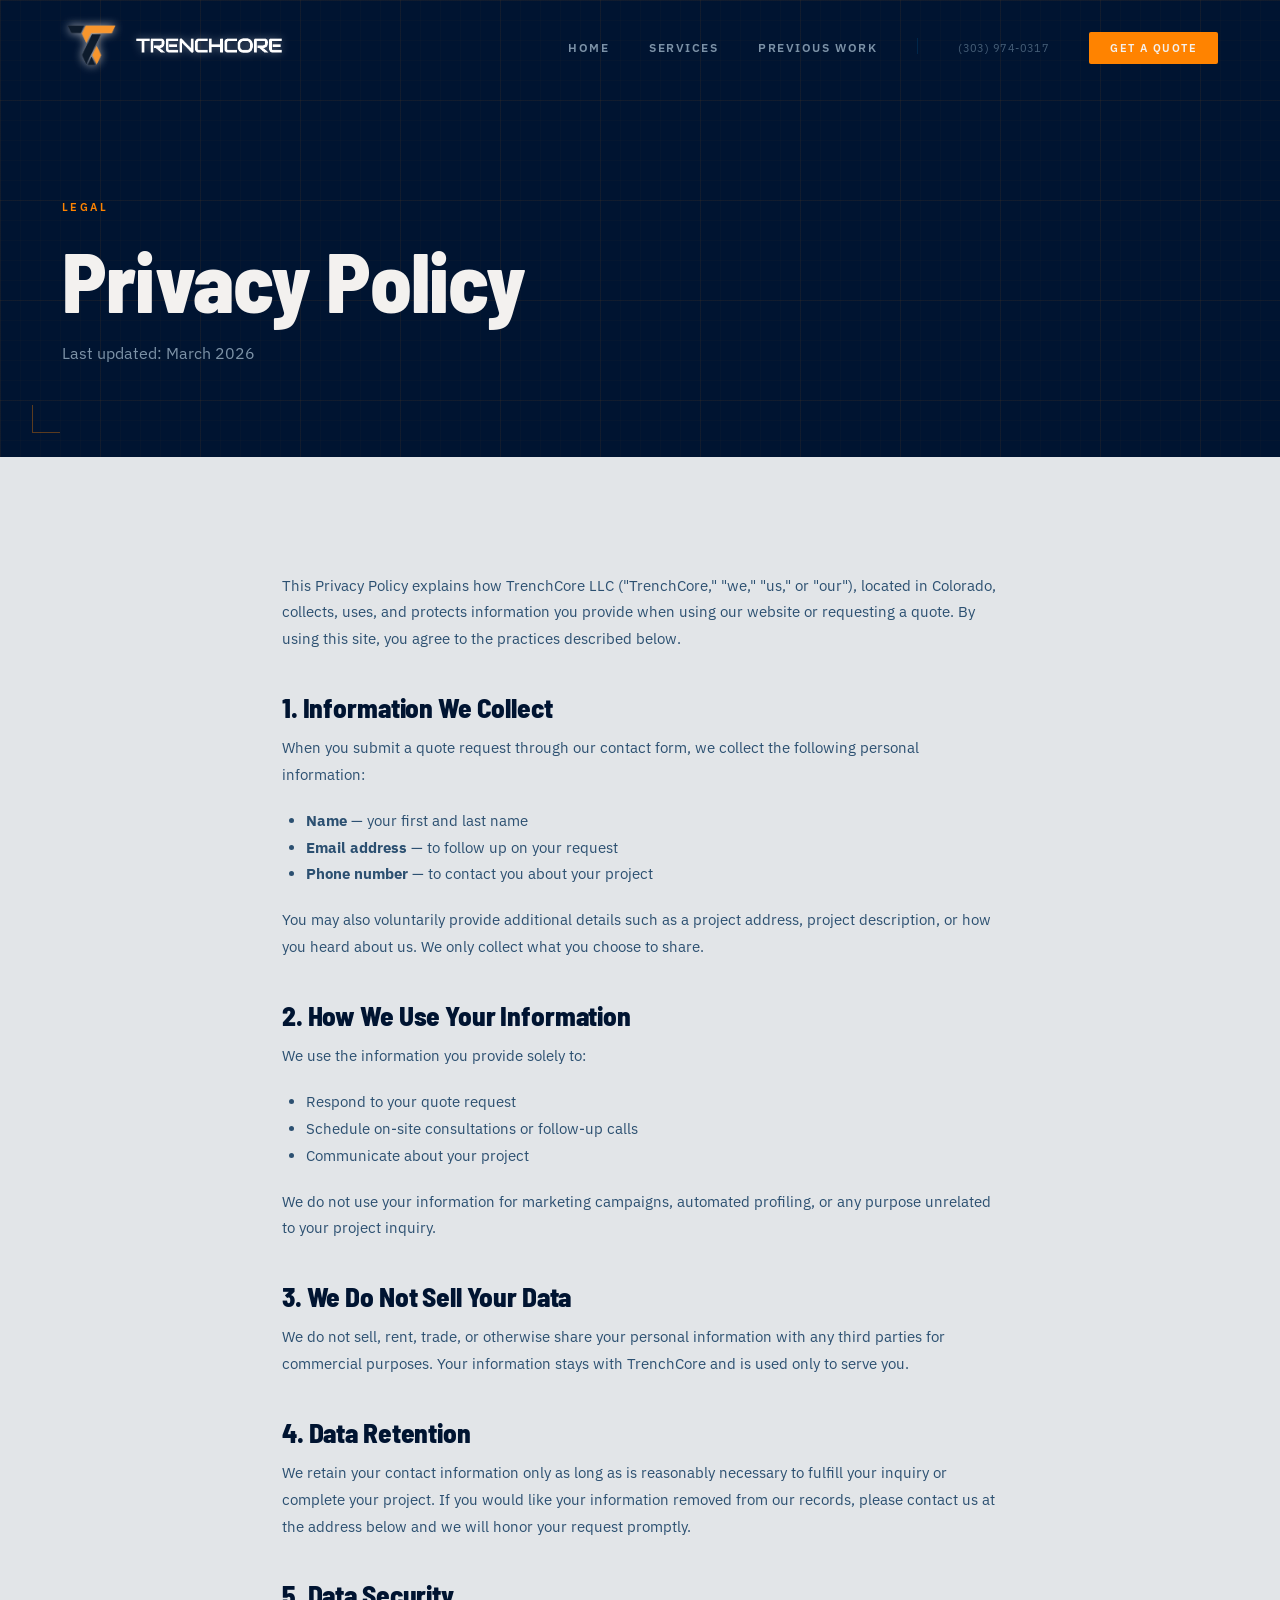
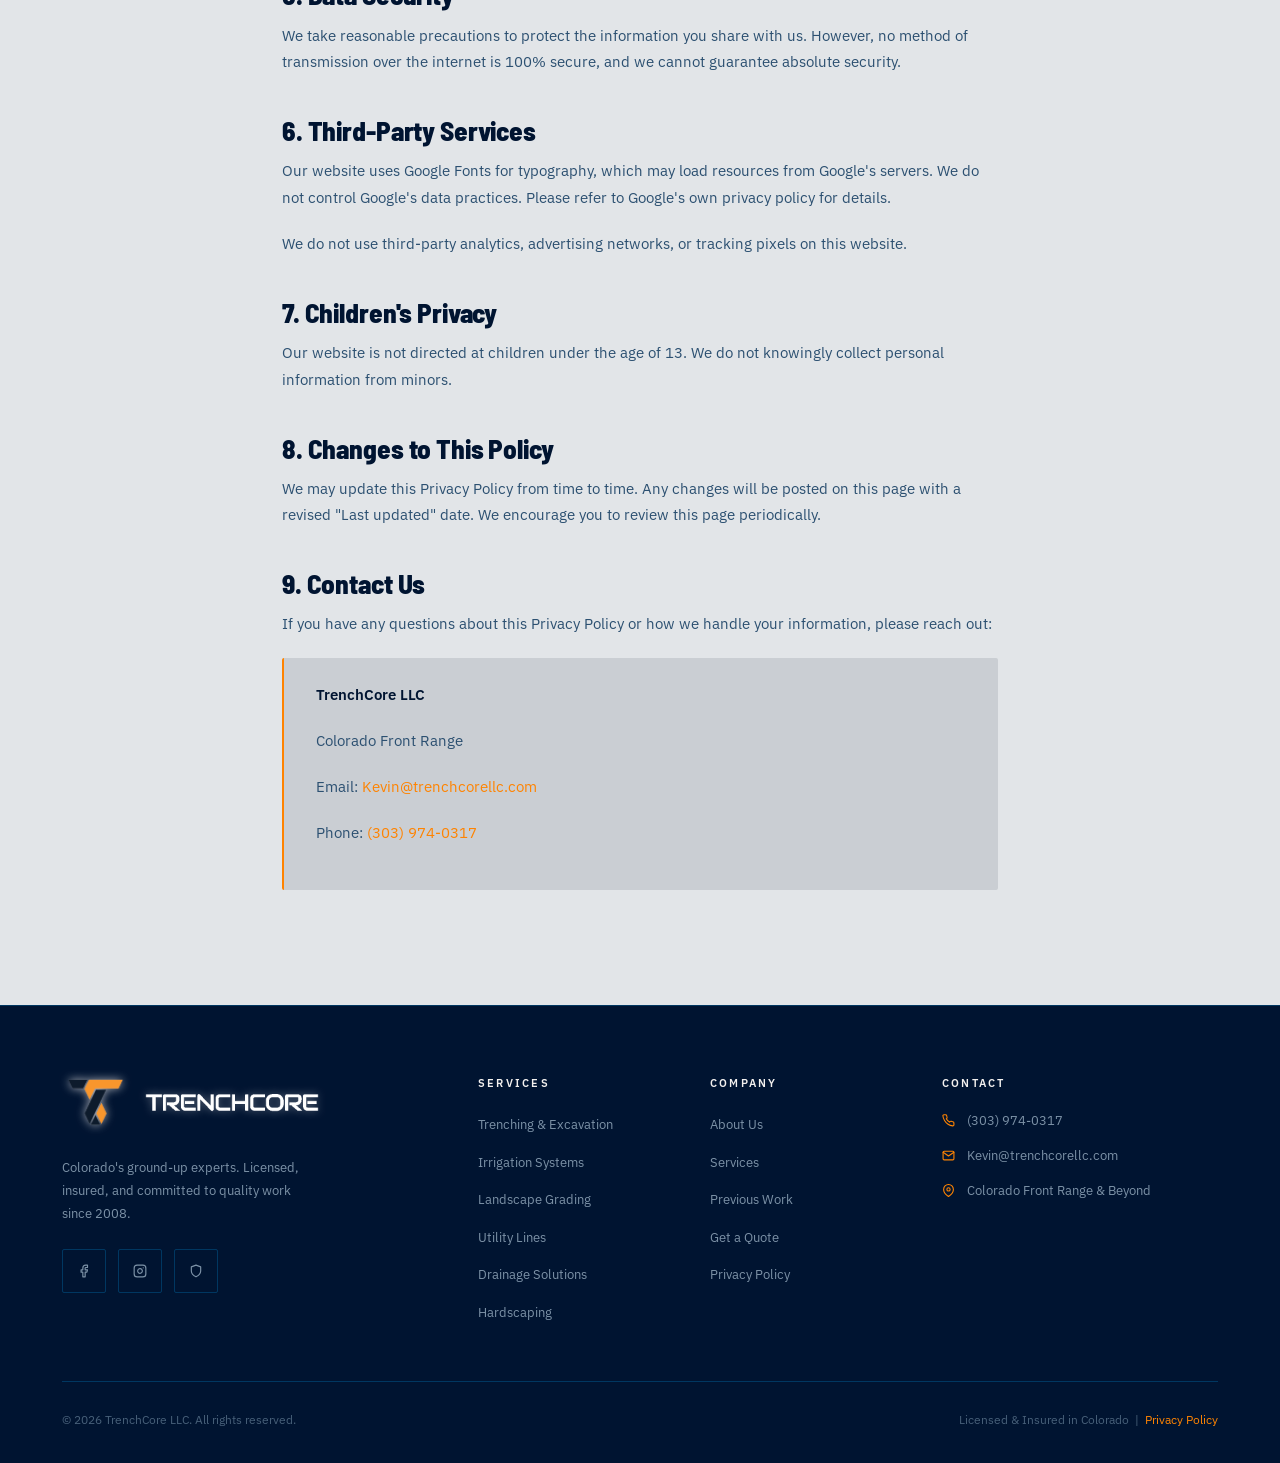
<file: privacy-policy.html>
<!DOCTYPE html>
<html lang="en">
<head>
  <meta charset="UTF-8" />
  <meta name="viewport" content="width=device-width, initial-scale=1.0" />
  <meta name="google-site-verification" content="J9G8NoCVqNAm69VdWxjSGx-27JDF7AAKlD6N92XY3o0" />
  <link rel="icon" type="image/png" href="FullLogo_transparentwithouttext.PNG" />
  <link rel="apple-touch-icon" href="FullLogo_transparentwithouttext.PNG" />
  <title>Privacy Policy — TrenchCore | Colorado</title>
  <meta name="description" content="TrenchCore's privacy policy — how we collect, use, and protect your personal information." />
  <link rel="preconnect" href="https://fonts.googleapis.com" />
  <link rel="preconnect" href="https://fonts.gstatic.com" crossorigin />
  <link href="https://fonts.googleapis.com/css2?family=Barlow+Semi+Condensed:wght@700;800&family=IBM+Plex+Sans:wght@300;400;600&display=swap" rel="stylesheet" />
  <link rel="stylesheet" href="styles.css" />
</head>
<body>

  <a href="#main-content" class="skip-link">Skip to main content</a>

  <!-- ===== NAVIGATION ===== -->
  <nav class="nav scrolled">
    <div class="container nav-inner">
      <a href="index.html" class="nav-logo">
        <img src="FullLogo_transparentwithouttext.PNG" alt="" class="nav-logo-img" />
        <img src="logoText.PNG" alt="TrenchCore" class="nav-logo-text" />
      </a>
      <ul class="nav-links">
        <li><a href="index.html">Home</a></li>
        <li><a href="services.html">Services</a></li>
        <li><a href="projects.html">Previous Work</a></li>
        <li class="nav-sep" aria-hidden="true"></li>
        <li><a href="tel:+13039740317" class="nav-phone">(303) 974-0317</a></li>
        <li><a href="contact.html" class="nav-cta">Get a Quote</a></li>
      </ul>
      <button class="nav-toggle" aria-label="Toggle menu" aria-expanded="false">
        <span></span>
        <span></span>
        <span></span>
      </button>
    </div>
  </nav>

  <main id="main-content">

  <!-- ===== PAGE HERO ===== -->
  <header class="page-hero">
    <div class="container">
      <span class="section-label">Legal</span>
      <h1>Privacy Policy</h1>
      <p>Last updated: March 2026</p>
    </div>
  </header>

  <!-- ===== CONTENT ===== -->
  <section class="policy-body">
    <div class="container">

      <p>This Privacy Policy explains how TrenchCore LLC ("TrenchCore," "we," "us," or "our"), located in Colorado, collects, uses, and protects information you provide when using our website or requesting a quote. By using this site, you agree to the practices described below.</p>

      <h2>1. Information We Collect</h2>
      <p>When you submit a quote request through our contact form, we collect the following personal information:</p>
      <ul>
        <li><strong>Name</strong> — your first and last name</li>
        <li><strong>Email address</strong> — to follow up on your request</li>
        <li><strong>Phone number</strong> — to contact you about your project</li>
      </ul>
      <p>You may also voluntarily provide additional details such as a project address, project description, or how you heard about us. We only collect what you choose to share.</p>

      <h2>2. How We Use Your Information</h2>
      <p>We use the information you provide solely to:</p>
      <ul>
        <li>Respond to your quote request</li>
        <li>Schedule on-site consultations or follow-up calls</li>
        <li>Communicate about your project</li>
      </ul>
      <p>We do not use your information for marketing campaigns, automated profiling, or any purpose unrelated to your project inquiry.</p>

      <h2>3. We Do Not Sell Your Data</h2>
      <p>We do not sell, rent, trade, or otherwise share your personal information with any third parties for commercial purposes. Your information stays with TrenchCore and is used only to serve you.</p>

      <h2>4. Data Retention</h2>
      <p>We retain your contact information only as long as is reasonably necessary to fulfill your inquiry or complete your project. If you would like your information removed from our records, please contact us at the address below and we will honor your request promptly.</p>

      <h2>5. Data Security</h2>
      <p>We take reasonable precautions to protect the information you share with us. However, no method of transmission over the internet is 100% secure, and we cannot guarantee absolute security.</p>

      <h2>6. Third-Party Services</h2>
      <p>Our website uses Google Fonts for typography, which may load resources from Google's servers. We do not control Google's data practices. Please refer to Google's own privacy policy for details.</p>
      <p>We do not use third-party analytics, advertising networks, or tracking pixels on this website.</p>

      <h2>7. Children's Privacy</h2>
      <p>Our website is not directed at children under the age of 13. We do not knowingly collect personal information from minors.</p>

      <h2>8. Changes to This Policy</h2>
      <p>We may update this Privacy Policy from time to time. Any changes will be posted on this page with a revised "Last updated" date. We encourage you to review this page periodically.</p>

      <h2>9. Contact Us</h2>
      <p>If you have any questions about this Privacy Policy or how we handle your information, please reach out:</p>
      <div style="margin-top:1.25rem;padding:1.5rem 2rem;background:var(--concrete-mid);border-left:2px solid var(--steel);border-radius:var(--radius);">
        <p style="color:var(--ink-text);font-weight:600;">TrenchCore LLC</p>
        <p>Colorado Front Range</p>
        <p style="margin-top:0.5rem;">Email: <a href="mailto:Kevin@trenchcorellc.com" style="color:var(--steel);">Kevin@trenchcorellc.com</a></p>
        <p>Phone: <a href="tel:+13039740317" style="color:var(--steel);">(303) 974-0317</a></p>
      </div>

    </div>
  </section>

  </main>

  <!-- ===== FOOTER ===== -->
  <footer class="footer">
    <div class="container">
      <div class="footer-grid">

        <div class="footer-brand">
          <a href="index.html" class="footer-logo-link">
            <img src="FullLogo_transparentwithouttext.PNG" alt="" class="footer-logo-img" loading="lazy" />
            <img src="logoText.PNG" alt="TrenchCore" class="footer-logo-text" loading="lazy" />
          </a>
          <p>Colorado's ground-up experts. Licensed, insured, and committed to quality work since 2008.</p>
          <div class="footer-social">
            <a href="#" aria-label="Facebook">
              <svg viewBox="0 0 24 24"><path d="M18 2h-3a5 5 0 0 0-5 5v3H7v4h3v8h4v-8h3l1-4h-4V7a1 1 0 0 1 1-1h3z"/></svg>
            </a>
            <a href="#" aria-label="Instagram">
              <svg viewBox="0 0 24 24"><rect x="2" y="2" width="20" height="20" rx="5" ry="5"/><path d="M16 11.37A4 4 0 1 1 12.63 8 4 4 0 0 1 16 11.37z"/><line x1="17.5" y1="6.5" x2="17.51" y2="6.5"/></svg>
            </a>
            <a href="#" aria-label="Google Reviews">
              <svg viewBox="0 0 24 24"><path d="M12 22s8-4 8-10V5l-8-3-8 3v7c0 6 8 10 8 10z"/></svg>
            </a>
          </div>
        </div>

        <div class="footer-col">
          <h4>Services</h4>
          <ul>
            <li><a href="services.html#trenching">Trenching &amp; Excavation</a></li>
            <li><a href="services.html#irrigation">Irrigation Systems</a></li>
            <li><a href="services.html#grading">Landscape Grading</a></li>
            <li><a href="services.html#utility">Utility Lines</a></li>
            <li><a href="services.html#drainage">Drainage Solutions</a></li>
            <li><a href="services.html#hardscaping">Hardscaping</a></li>
          </ul>
        </div>

        <div class="footer-col">
          <h4>Company</h4>
          <ul>
            <li><a href="index.html#about">About Us</a></li>
            <li><a href="services.html">Services</a></li>
            <li><a href="projects.html">Previous Work</a></li>
            <li><a href="contact.html">Get a Quote</a></li>
            <li><a href="privacy-policy.html">Privacy Policy</a></li>
          </ul>
        </div>

        <div class="footer-col">
          <h4>Contact</h4>
          <div class="footer-contact-item">
            <svg viewBox="0 0 24 24" fill="none" stroke="currentColor" stroke-width="2" stroke-linecap="round" stroke-linejoin="round"><path d="M22 16.92v3a2 2 0 0 1-2.18 2 19.79 19.79 0 0 1-8.63-3.07A19.5 19.5 0 0 1 4.69 12a19.79 19.79 0 0 1-3.07-8.67A2 2 0 0 1 3.6 1.27h3a2 2 0 0 1 2 1.72c.127.96.361 1.903.7 2.81a2 2 0 0 1-.45 2.11L7.91 8.91a16 16 0 0 0 6 6l.91-.91a2 2 0 0 1 2.11-.45c.907.339 1.85.573 2.81.7A2 2 0 0 1 21.73 16.92z"/></svg>
            <span>(303) 974-0317</span>
          </div>
          <div class="footer-contact-item">
            <svg viewBox="0 0 24 24" fill="none" stroke="currentColor" stroke-width="2" stroke-linecap="round" stroke-linejoin="round"><path d="M4 4h16c1.1 0 2 .9 2 2v12c0 1.1-.9 2-2 2H4c-1.1 0-2-.9-2-2V6c0-1.1.9-2 2-2z"/><polyline points="22,6 12,13 2,6"/></svg>
            <span>Kevin@trenchcorellc.com</span>
          </div>
          <div class="footer-contact-item">
            <svg viewBox="0 0 24 24" fill="none" stroke="currentColor" stroke-width="2" stroke-linecap="round" stroke-linejoin="round"><path d="M21 10c0 7-9 13-9 13s-9-6-9-13a9 9 0 0 1 18 0z"/><circle cx="12" cy="10" r="3"/></svg>
            <span>Colorado Front Range &amp; Beyond</span>
          </div>
        </div>

      </div>

      <div class="footer-bottom">
        <span>&copy; 2026 TrenchCore LLC. All rights reserved.</span>
        <span>Licensed &amp; Insured in Colorado &nbsp;|&nbsp; <a href="privacy-policy.html">Privacy Policy</a></span>
      </div>
    </div>
  </footer>

  <script src="script.js"></script>
</body>
</html>
</file>
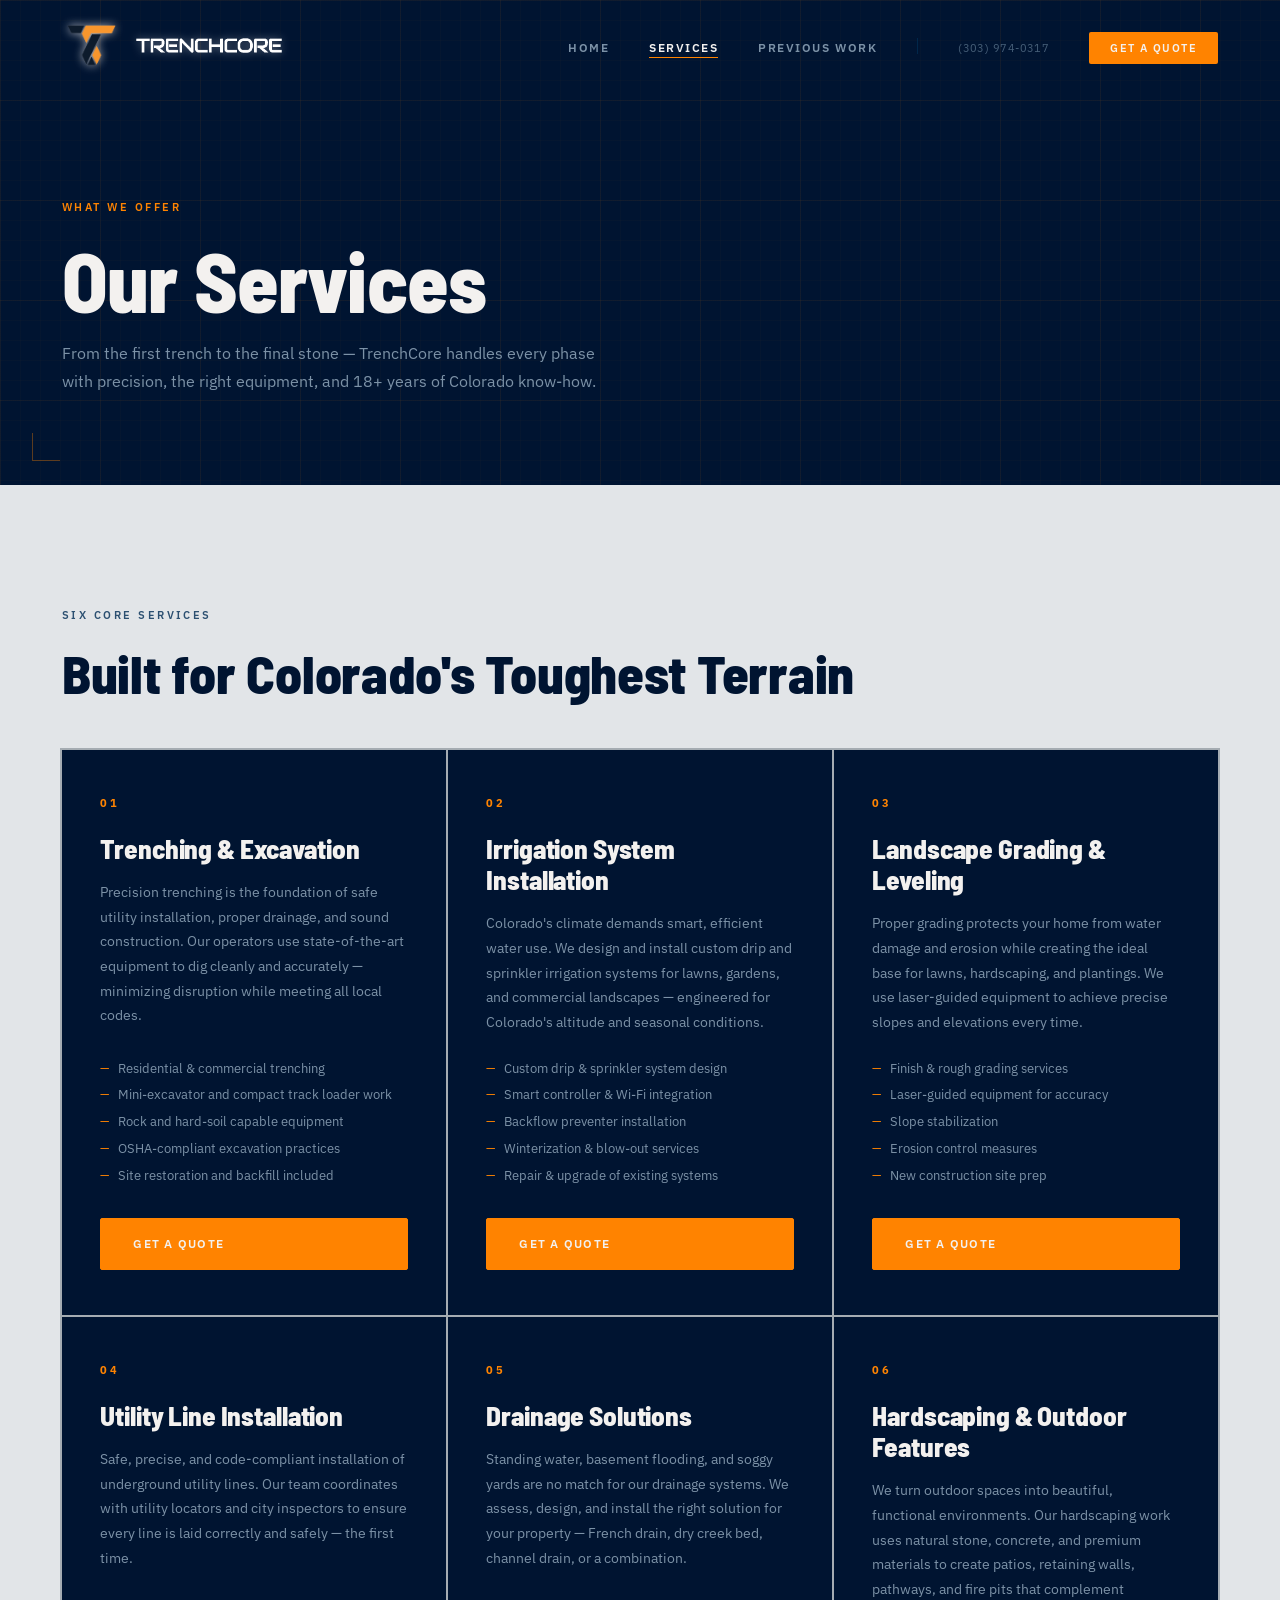
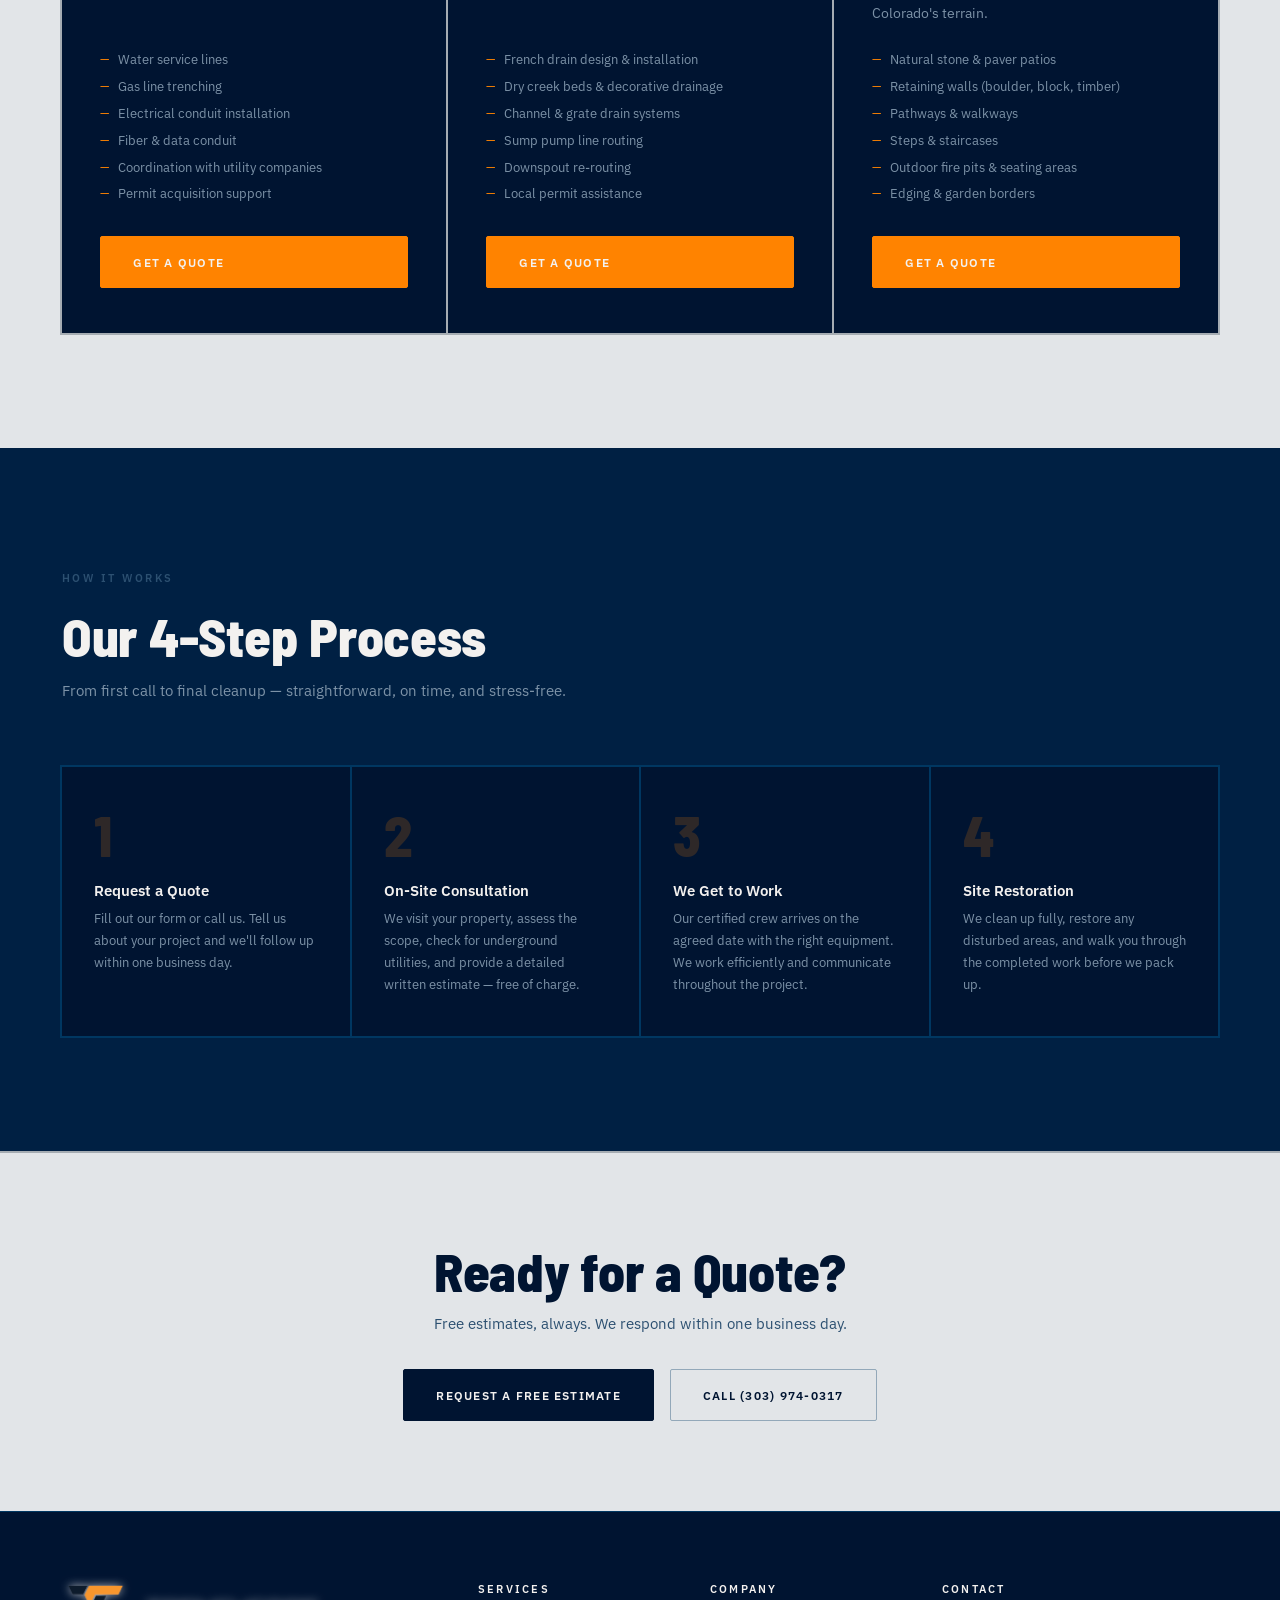
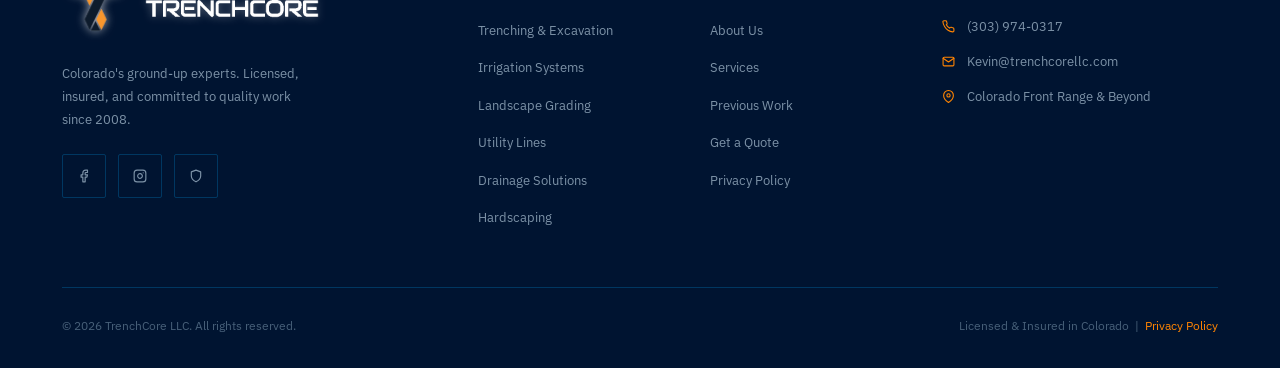
<file: services.html>
<!DOCTYPE html>
<html lang="en">
<head>
  <meta charset="UTF-8" />
  <meta name="viewport" content="width=device-width, initial-scale=1.0" />
  <meta name="google-site-verification" content="J9G8NoCVqNAm69VdWxjSGx-27JDF7AAKlD6N92XY3o0" />
  <link rel="icon" type="image/png" href="FullLogo_transparentwithouttext.PNG" />
  <link rel="apple-touch-icon" href="FullLogo_transparentwithouttext.PNG" />
  <title>Services — TrenchCore | Colorado</title>
  <meta name="description" content="Professional trenching, excavation, irrigation, grading, drainage, and hardscaping services throughout Colorado." />
  <link rel="preconnect" href="https://fonts.googleapis.com" />
  <link rel="preconnect" href="https://fonts.gstatic.com" crossorigin />
  <link href="https://fonts.googleapis.com/css2?family=Barlow+Semi+Condensed:wght@700;800&family=IBM+Plex+Sans:wght@300;400;600&display=swap" rel="stylesheet" />
  <link rel="stylesheet" href="styles.css" />
</head>
<body>

  <a href="#main-content" class="skip-link">Skip to main content</a>

  <!-- ===== NAVIGATION ===== -->
  <nav class="nav scrolled">
    <div class="container nav-inner">
      <a href="index.html" class="nav-logo">
        <img src="FullLogo_transparentwithouttext.PNG" alt="" class="nav-logo-img" />
        <img src="logoText.PNG" alt="TrenchCore" class="nav-logo-text" />
      </a>
      <ul class="nav-links">
        <li><a href="index.html">Home</a></li>
        <li><a href="services.html">Services</a></li>
        <li><a href="projects.html">Previous Work</a></li>
        <li class="nav-sep" aria-hidden="true"></li>
        <li><a href="tel:+13039740317" class="nav-phone">(303) 974-0317</a></li>
        <li><a href="contact.html" class="nav-cta">Get a Quote</a></li>
      </ul>
      <button class="nav-toggle" aria-label="Toggle menu" aria-expanded="false">
        <span></span>
        <span></span>
        <span></span>
      </button>
    </div>
  </nav>

  <main id="main-content">

  <!-- ===== PAGE HERO ===== -->
  <header class="page-hero">
    <div class="container">
      <span class="section-label">What We Offer</span>
      <h1>Our Services</h1>
      <p>From the first trench to the final stone — TrenchCore handles every phase with precision, the right equipment, and 18+ years of Colorado know-how.</p>
    </div>
  </header>

  <!-- ===== SERVICES GRID ===== -->
  <section class="services-detailed">
    <div class="container">
      <div class="section-intro">
        <span class="label label--ink">Six Core Services</span>
        <h2>Built for Colorado's Toughest Terrain</h2>
      </div>

      <div class="services-grid-full">

        <!-- 01 Trenching -->
        <div class="service-detail-card reveal" id="trenching">
          <span class="service-card-num">01</span>
          <h2>Trenching &amp; Excavation</h2>
          <p>Precision trenching is the foundation of safe utility installation, proper drainage, and sound construction. Our operators use state-of-the-art equipment to dig cleanly and accurately — minimizing disruption while meeting all local codes.</p>
          <ul class="service-features">
            <li>Residential &amp; commercial trenching</li>
            <li>Mini-excavator and compact track loader work</li>
            <li>Rock and hard-soil capable equipment</li>
            <li>OSHA-compliant excavation practices</li>
            <li>Site restoration and backfill included</li>
          </ul>
          <a href="contact.html" class="btn btn-steel">Get a Quote</a>
        </div>

        <!-- 02 Irrigation -->
        <div class="service-detail-card reveal" id="irrigation">
          <span class="service-card-num">02</span>
          <h2>Irrigation System Installation</h2>
          <p>Colorado's climate demands smart, efficient water use. We design and install custom drip and sprinkler irrigation systems for lawns, gardens, and commercial landscapes — engineered for Colorado's altitude and seasonal conditions.</p>
          <ul class="service-features">
            <li>Custom drip &amp; sprinkler system design</li>
            <li>Smart controller &amp; Wi-Fi integration</li>
            <li>Backflow preventer installation</li>
            <li>Winterization &amp; blow-out services</li>
            <li>Repair &amp; upgrade of existing systems</li>
          </ul>
          <a href="contact.html" class="btn btn-steel">Get a Quote</a>
        </div>

        <!-- 03 Grading -->
        <div class="service-detail-card reveal" id="grading">
          <span class="service-card-num">03</span>
          <h2>Landscape Grading &amp; Leveling</h2>
          <p>Proper grading protects your home from water damage and erosion while creating the ideal base for lawns, hardscaping, and plantings. We use laser-guided equipment to achieve precise slopes and elevations every time.</p>
          <ul class="service-features">
            <li>Finish &amp; rough grading services</li>
            <li>Laser-guided equipment for accuracy</li>
            <li>Slope stabilization</li>
            <li>Erosion control measures</li>
            <li>New construction site prep</li>
          </ul>
          <a href="contact.html" class="btn btn-steel">Get a Quote</a>
        </div>

        <!-- 04 Utility -->
        <div class="service-detail-card reveal" id="utility">
          <span class="service-card-num">04</span>
          <h2>Utility Line Installation</h2>
          <p>Safe, precise, and code-compliant installation of underground utility lines. Our team coordinates with utility locators and city inspectors to ensure every line is laid correctly and safely — the first time.</p>
          <ul class="service-features">
            <li>Water service lines</li>
            <li>Gas line trenching</li>
            <li>Electrical conduit installation</li>
            <li>Fiber &amp; data conduit</li>
            <li>Coordination with utility companies</li>
            <li>Permit acquisition support</li>
          </ul>
          <a href="contact.html" class="btn btn-steel">Get a Quote</a>
        </div>

        <!-- 05 Drainage -->
        <div class="service-detail-card reveal" id="drainage">
          <span class="service-card-num">05</span>
          <h2>Drainage Solutions</h2>
          <p>Standing water, basement flooding, and soggy yards are no match for our drainage systems. We assess, design, and install the right solution for your property — French drain, dry creek bed, channel drain, or a combination.</p>
          <ul class="service-features">
            <li>French drain design &amp; installation</li>
            <li>Dry creek beds &amp; decorative drainage</li>
            <li>Channel &amp; grate drain systems</li>
            <li>Sump pump line routing</li>
            <li>Downspout re-routing</li>
            <li>Local permit assistance</li>
          </ul>
          <a href="contact.html" class="btn btn-steel">Get a Quote</a>
        </div>

        <!-- 06 Hardscaping -->
        <div class="service-detail-card reveal" id="hardscaping">
          <span class="service-card-num">06</span>
          <h2>Hardscaping &amp; Outdoor Features</h2>
          <p>We turn outdoor spaces into beautiful, functional environments. Our hardscaping work uses natural stone, concrete, and premium materials to create patios, retaining walls, pathways, and fire pits that complement Colorado's terrain.</p>
          <ul class="service-features">
            <li>Natural stone &amp; paver patios</li>
            <li>Retaining walls (boulder, block, timber)</li>
            <li>Pathways &amp; walkways</li>
            <li>Steps &amp; staircases</li>
            <li>Outdoor fire pits &amp; seating areas</li>
            <li>Edging &amp; garden borders</li>
          </ul>
          <a href="contact.html" class="btn btn-steel">Get a Quote</a>
        </div>

      </div>
    </div>
  </section>

  <!-- ===== PROCESS ===== -->
  <section class="process">
    <div class="container">
      <div class="section-header">
        <span class="section-label">How It Works</span>
        <h2>Our 4-Step Process</h2>
        <p>From first call to final cleanup — straightforward, on time, and stress-free.</p>
      </div>

      <div class="process-steps">
        <div class="process-step reveal">
          <div class="step-num">1</div>
          <h4>Request a Quote</h4>
          <p>Fill out our form or call us. Tell us about your project and we'll follow up within one business day.</p>
        </div>
        <div class="process-step reveal">
          <div class="step-num">2</div>
          <h4>On-Site Consultation</h4>
          <p>We visit your property, assess the scope, check for underground utilities, and provide a detailed written estimate — free of charge.</p>
        </div>
        <div class="process-step reveal">
          <div class="step-num">3</div>
          <h4>We Get to Work</h4>
          <p>Our certified crew arrives on the agreed date with the right equipment. We work efficiently and communicate throughout the project.</p>
        </div>
        <div class="process-step reveal">
          <div class="step-num">4</div>
          <h4>Site Restoration</h4>
          <p>We clean up fully, restore any disturbed areas, and walk you through the completed work before we pack up.</p>
        </div>
      </div>
    </div>
  </section>

  <!-- ===== CTA STRIP ===== -->
  <section class="services-cta-strip">
    <div class="container">
      <h2>Ready for a Quote?</h2>
      <p>Free estimates, always. We respond within one business day.</p>
      <div class="cta-actions">
        <a href="contact.html" class="btn btn-ink">Request a Free Estimate</a>
        <a href="tel:+13039740317" class="btn btn-outline-ink">Call (303) 974-0317</a>
      </div>
    </div>
  </section>

  </main>

  <!-- ===== FOOTER ===== -->
  <footer class="footer">
    <div class="container">
      <div class="footer-grid">

        <div class="footer-brand">
          <a href="index.html" class="footer-logo-link">
            <img src="FullLogo_transparentwithouttext.PNG" alt="" class="footer-logo-img" loading="lazy" />
            <img src="logoText.PNG" alt="TrenchCore" class="footer-logo-text" loading="lazy" />
          </a>
          <p>Colorado's ground-up experts. Licensed, insured, and committed to quality work since 2008.</p>
          <div class="footer-social">
            <a href="#" aria-label="Facebook">
              <svg viewBox="0 0 24 24"><path d="M18 2h-3a5 5 0 0 0-5 5v3H7v4h3v8h4v-8h3l1-4h-4V7a1 1 0 0 1 1-1h3z"/></svg>
            </a>
            <a href="#" aria-label="Instagram">
              <svg viewBox="0 0 24 24"><rect x="2" y="2" width="20" height="20" rx="5" ry="5"/><path d="M16 11.37A4 4 0 1 1 12.63 8 4 4 0 0 1 16 11.37z"/><line x1="17.5" y1="6.5" x2="17.51" y2="6.5"/></svg>
            </a>
            <a href="#" aria-label="Google Reviews">
              <svg viewBox="0 0 24 24"><path d="M12 22s8-4 8-10V5l-8-3-8 3v7c0 6 8 10 8 10z"/></svg>
            </a>
          </div>
        </div>

        <div class="footer-col">
          <h4>Services</h4>
          <ul>
            <li><a href="#trenching">Trenching &amp; Excavation</a></li>
            <li><a href="#irrigation">Irrigation Systems</a></li>
            <li><a href="#grading">Landscape Grading</a></li>
            <li><a href="#utility">Utility Lines</a></li>
            <li><a href="#drainage">Drainage Solutions</a></li>
            <li><a href="#hardscaping">Hardscaping</a></li>
          </ul>
        </div>

        <div class="footer-col">
          <h4>Company</h4>
          <ul>
            <li><a href="index.html#about">About Us</a></li>
            <li><a href="services.html">Services</a></li>
            <li><a href="projects.html">Previous Work</a></li>
            <li><a href="contact.html">Get a Quote</a></li>
            <li><a href="privacy-policy.html">Privacy Policy</a></li>
          </ul>
        </div>

        <div class="footer-col">
          <h4>Contact</h4>
          <div class="footer-contact-item">
            <svg viewBox="0 0 24 24" fill="none" stroke="currentColor" stroke-width="2" stroke-linecap="round" stroke-linejoin="round"><path d="M22 16.92v3a2 2 0 0 1-2.18 2 19.79 19.79 0 0 1-8.63-3.07A19.5 19.5 0 0 1 4.69 12a19.79 19.79 0 0 1-3.07-8.67A2 2 0 0 1 3.6 1.27h3a2 2 0 0 1 2 1.72c.127.96.361 1.903.7 2.81a2 2 0 0 1-.45 2.11L7.91 8.91a16 16 0 0 0 6 6l.91-.91a2 2 0 0 1 2.11-.45c.907.339 1.85.573 2.81.7A2 2 0 0 1 21.73 16.92z"/></svg>
            <span>(303) 974-0317</span>
          </div>
          <div class="footer-contact-item">
            <svg viewBox="0 0 24 24" fill="none" stroke="currentColor" stroke-width="2" stroke-linecap="round" stroke-linejoin="round"><path d="M4 4h16c1.1 0 2 .9 2 2v12c0 1.1-.9 2-2 2H4c-1.1 0-2-.9-2-2V6c0-1.1.9-2 2-2z"/><polyline points="22,6 12,13 2,6"/></svg>
            <span>Kevin@trenchcorellc.com</span>
          </div>
          <div class="footer-contact-item">
            <svg viewBox="0 0 24 24" fill="none" stroke="currentColor" stroke-width="2" stroke-linecap="round" stroke-linejoin="round"><path d="M21 10c0 7-9 13-9 13s-9-6-9-13a9 9 0 0 1 18 0z"/><circle cx="12" cy="10" r="3"/></svg>
            <span>Colorado Front Range &amp; Beyond</span>
          </div>
        </div>

      </div>

      <div class="footer-bottom">
        <span>&copy; 2026 TrenchCore LLC. All rights reserved.</span>
        <span>Licensed &amp; Insured in Colorado &nbsp;|&nbsp; <a href="privacy-policy.html">Privacy Policy</a></span>
      </div>
    </div>
  </footer>

  <script src="script.js"></script>
</body>
</html>
</file>
<file: styles.css>
/* ================================================
   TrenchCore — Ground Zero Design System v2
   ================================================ */

*, *::before, *::after {
  box-sizing: border-box;
  margin: 0;
  padding: 0;
}

:root {
  /* Dark tones (logo navy) */
  --ink:           oklch(19% 0.07 248);
  --ink-raised:    oklch(24% 0.08 248);
  --ink-border:    oklch(33% 0.09 248);

  /* Light tones (concrete) */
  --concrete:      oklch(92% 0.005 248);
  --concrete-mid:  oklch(85% 0.008 248);
  --concrete-dark: oklch(74% 0.012 248);

  /* Orange accent (logo orange) */
  --steel:         oklch(74% 0.19 55);
  --steel-light:   oklch(80% 0.17 55);
  --steel-dim:     oklch(60% 0.18 55);

  /* Text on dark */
  --chalk:         oklch(96% 0.004 80);
  --smoke:         oklch(65% 0.04 248);
  --smoke-dim:     oklch(48% 0.05 248);

  /* Text on light */
  --ink-text:      oklch(19% 0.07 248);
  --ink-text-mid:  oklch(42% 0.07 248);

  --font-display: 'Barlow Semi Condensed', system-ui, sans-serif;
  --font-body:    'IBM Plex Sans', system-ui, sans-serif;

  --ease-out: cubic-bezier(0.16, 1, 0.3, 1);
  --radius:   2px;
}

html { scroll-behavior: smooth; }

body {
  font-family: var(--font-body);
  font-size: 1rem;
  line-height: 1.7;
  color: var(--ink-text);
  background: var(--concrete);
  -webkit-font-smoothing: antialiased;
  overflow-x: hidden;
}

img { display: block; max-width: 100%; }
a { color: inherit; text-decoration: none; }
ul { list-style: none; }
fieldset { border: none; padding: 0; margin: 0; min-width: 0; }

.sr-only {
  position: absolute;
  width: 1px;
  height: 1px;
  padding: 0;
  margin: -1px;
  overflow: hidden;
  clip: rect(0, 0, 0, 0);
  white-space: nowrap;
  border: 0;
}

.skip-link {
  position: absolute;
  top: -100%;
  left: 1rem;
  z-index: 999;
  background: var(--steel);
  color: var(--chalk);
  padding: 0.6rem 1.4rem;
  font-family: var(--font-body);
  font-size: 0.78rem;
  font-weight: 600;
  letter-spacing: 0.1em;
  text-transform: uppercase;
  border-radius: var(--radius);
  text-decoration: none;
  transition: top 0.2s;
}
.skip-link:focus-visible { top: 1rem; }

/* ----------------------------------------
   Typography
   ---------------------------------------- */
h1, h2, h3, h4 {
  font-family: var(--font-display);
  line-height: 1.05;
  color: inherit;
  font-weight: 800;
}

h1 { font-size: clamp(3rem, 6.5vw, 5.8rem); letter-spacing: -0.01em; }
h2 { font-size: clamp(2.2rem, 4.2vw, 3.6rem); letter-spacing: -0.005em; }
h3 { font-size: clamp(1.25rem, 2vw, 1.55rem); letter-spacing: 0em; }

.label {
  display: inline-block;
  font-family: var(--font-body);
  font-size: 0.7rem;
  font-weight: 600;
  letter-spacing: 0.22em;
  text-transform: uppercase;
  margin-bottom: 1.25rem;
}

.label--steel { color: var(--steel); }
.label--smoke { color: var(--smoke); }
.label--ink   { color: var(--ink-text-mid); }

/* legacy compat */
.section-label {
  display: inline-block;
  font-family: var(--font-body);
  font-size: 0.7rem;
  font-weight: 600;
  letter-spacing: 0.22em;
  text-transform: uppercase;
  color: var(--steel);
  margin-bottom: 1.25rem;
}

/* ----------------------------------------
   Layout
   ---------------------------------------- */
.container {
  width: 100%;
  max-width: 1220px;
  margin: 0 auto;
  padding: 0 2rem;
}

/* ----------------------------------------
   Buttons
   ---------------------------------------- */
.btn {
  display: inline-flex;
  align-items: center;
  gap: 0.6rem;
  padding: 0.9rem 2rem;
  font-family: var(--font-body);
  font-size: 0.78rem;
  font-weight: 600;
  letter-spacing: 0.1em;
  text-transform: uppercase;
  border: 1.5px solid transparent;
  cursor: pointer;
  transition: background 0.3s var(--ease-out), border-color 0.3s var(--ease-out), color 0.3s var(--ease-out), transform 0.3s var(--ease-out);
  border-radius: var(--radius);
  white-space: nowrap;
}

/* steel filled */
.btn-steel,
.btn-primary {
  background: var(--steel);
  color: var(--chalk);
  border-color: var(--steel);
}
.btn-steel:hover,
.btn-primary:hover {
  background: var(--steel-light);
  border-color: var(--steel-light);
  transform: translateY(-1px);
}

/* ghost on dark bg */
.btn-outline-chalk,
.btn-outline {
  background: transparent;
  color: var(--chalk);
  border-color: oklch(96% 0.004 80 / 0.28);
}
.btn-outline-chalk:hover,
.btn-outline:hover {
  border-color: var(--chalk);
  background: oklch(96% 0.004 80 / 0.08);
}

/* dark filled */
.btn-ink,
.btn-ghost {
  background: var(--ink);
  color: var(--chalk);
  border-color: var(--ink);
}
.btn-ink:hover,
.btn-ghost:hover {
  background: var(--ink-raised);
  border-color: var(--steel);
}

/* outlined on light bg */
.btn-outline-ink {
  background: transparent;
  color: var(--ink-text);
  border-color: oklch(33% 0.09 248 / 0.35);
}
.btn-outline-ink:hover {
  border-color: var(--ink-text);
  background: oklch(19% 0.07 248 / 0.06);
}

/* press feedback */
.btn:active {
  transform: scale(0.97);
  transition-duration: 0.1s;
}

/* ----------------------------------------
   Navigation
   ---------------------------------------- */
.nav {
  position: fixed;
  top: 0; left: 0; right: 0;
  z-index: 100;
  padding: 1.4rem 0;
  border-top: 2px solid transparent;
  transition: background 0.5s var(--ease-out), padding 0.5s var(--ease-out),
              box-shadow 0.5s var(--ease-out), border-color 0.5s var(--ease-out);
}

.nav.scrolled {
  background: oklch(19% 0.07 248 / 0.97);
  backdrop-filter: blur(12px);
  -webkit-backdrop-filter: blur(12px);
  padding: 0.85rem 0;
  border-top-color: var(--steel);
  box-shadow: 0 1px 0 oklch(74% 0.19 55 / 0.12);
}

.nav-inner {
  display: flex;
  align-items: center;
  justify-content: space-between;
}

.nav-logo {
  display: inline-flex;
  align-items: center;
  gap: 0.7rem;
  transition: opacity 0.3s;
  flex-shrink: 0;
  animation: fade-in 0.7s var(--ease-out) 0.05s both;
}
.nav-logo:hover { opacity: 0.88; }

.nav-logo-img {
  height: 44px;
  width: auto;
  display: block;
  flex-shrink: 0;
  filter: drop-shadow(0 0 5px oklch(96% 0.004 80 / 0.7));
}

.nav-logo-text {
  height: 22px;
  width: auto;
  display: block;
  filter: brightness(0) invert(1) drop-shadow(0 0 4px oklch(96% 0.004 80 / 0.4));
}

.nav-links {
  display: flex;
  align-items: center;
  gap: 2.5rem;
}

.nav-links a {
  font-family: var(--font-body);
  font-size: 0.73rem;
  font-weight: 600;
  letter-spacing: 0.13em;
  text-transform: uppercase;
  color: var(--smoke);
  transition: color 0.25s;
  position: relative;
}

.nav-links a::after {
  content: '';
  position: absolute;
  bottom: -3px;
  left: 0;
  width: 0;
  height: 1px;
  background: var(--steel);
  transition: width 0.4s var(--ease-out);
}

.nav-links a:hover,
.nav-links a.active { color: var(--chalk); }

.nav-links a:hover::after,
.nav-links a.active::after { width: 100%; }

.nav-cta {
  background: var(--steel) !important;
  color: var(--chalk) !important;
  padding: 0.55rem 1.3rem !important;
  border-radius: var(--radius) !important;
  font-size: 0.7rem !important;
  letter-spacing: 0.13em !important;
  transition: background 0.3s !important;
}
.nav-cta:hover { background: var(--steel-light) !important; }
.nav-cta::after { display: none !important; }

/* Thin vertical divider between nav links and CTA */
.nav-sep {
  width: 1px;
  height: 16px;
  background: oklch(33% 0.09 248 / 0.55);
  flex-shrink: 0;
  pointer-events: none;
  list-style: none;
}

/* Phone number in nav — subtle secondary action */
.nav-phone {
  font-size: 0.7rem !important;
  font-weight: 400 !important;
  color: var(--smoke-dim) !important;
  letter-spacing: 0.04em !important;
  text-transform: none !important;
  transition: color 0.25s !important;
}
.nav-phone:hover { color: var(--chalk) !important; }
.nav-phone::after { display: none !important; }

.nav-toggle {
  display: none;
  flex-direction: column;
  gap: 5px;
  cursor: pointer;
  padding: 11px 10px;
  background: none;
  border: none;
  z-index: 101;
  min-width: 44px;
  min-height: 44px;
  align-items: center;
  justify-content: center;
}

.nav-toggle span {
  display: block;
  width: 22px;
  height: 2px;
  background: var(--chalk);
  transition: all 0.3s var(--ease-out);
}

/* ----------------------------------------
   Hero
   ---------------------------------------- */
.hero {
  position: relative;
  min-height: 100vh;
  display: flex;
  flex-direction: column;
  background: var(--ink);
  overflow: hidden;
}

/* Blueprint grid */
.hero::before {
  content: '';
  position: absolute;
  inset: 0;
  background-image:
    linear-gradient(oklch(74% 0.19 55 / 0.055) 1px, transparent 1px),
    linear-gradient(90deg, oklch(74% 0.19 55 / 0.055) 1px, transparent 1px),
    linear-gradient(oklch(74% 0.19 55 / 0.022) 1px, transparent 1px),
    linear-gradient(90deg, oklch(74% 0.19 55 / 0.022) 1px, transparent 1px);
  background-size: 100px 100px, 100px 100px, 20px 20px, 20px 20px;
  background-position: -1px -1px, -1px -1px, -1px -1px, -1px -1px;
  pointer-events: none;
}

/* Engineering corner bracket (top right) */
.hero::after {
  content: '';
  position: absolute;
  top: 28px;
  right: 2.5rem;
  width: 36px;
  height: 36px;
  border-top: 1.5px solid oklch(74% 0.19 55 / 0.4);
  border-right: 1.5px solid oklch(74% 0.19 55 / 0.4);
  pointer-events: none;
}

.hero-inner {
  flex: 1;
  display: grid;
  grid-template-columns: 55% 45%;
  gap: 3rem;
  align-items: center;
  padding-top: clamp(7rem, 14vw, 10rem);
  padding-bottom: clamp(3rem, 6vw, 5rem);
  position: relative;
  z-index: 1;
}

.hero-content {}

.hero-eyebrow {
  font-family: var(--font-body);
  font-size: 0.7rem;
  font-weight: 500;
  letter-spacing: 0.22em;
  text-transform: uppercase;
  color: var(--steel);
  margin-bottom: 1.75rem;
  display: flex;
  align-items: center;
  gap: 1rem;
  animation: fade-up 0.9s var(--ease-out) 0.1s both;
}

.hero-eyebrow::before {
  content: '';
  width: 28px;
  height: 1.5px;
  background: var(--steel);
  flex-shrink: 0;
}

.hero h1 {
  color: var(--chalk);
  font-weight: 800;
  line-height: 0.95;
  margin-bottom: 1.5rem;
  animation: fade-up 0.9s var(--ease-out) 0.2s both;
}

.hero-sub {
  color: var(--smoke);
  font-size: 1.02rem;
  line-height: 1.78;
  max-width: 460px;
  margin-bottom: 2.5rem;
  animation: fade-up 0.9s var(--ease-out) 0.3s both;
}

.hero-actions {
  display: flex;
  gap: 1rem;
  flex-wrap: wrap;
  animation: fade-up 0.9s var(--ease-out) 0.4s both;
}

/* Hero illustration (right column) */
.hero-visual {
  display: flex;
  justify-content: center;
  align-items: center;
  animation: fade-up 0.9s var(--ease-out) 0.25s both;
}

.trench-diagram {
  display: none;
}

.hero-photo-layout {
  width: 100%;
  max-width: 520px;
  display: grid;
  grid-template-columns: minmax(0, 1.4fr) minmax(0, 0.9fr);
  gap: 1rem;
  position: relative;
}

.hero-photo-stack {
  display: grid;
  gap: 1rem;
}

.hero-photo {
  margin: 0;
  overflow: hidden;
  border-radius: 2px;
  border: 1px solid oklch(33% 0.09 248 / 0.45);
  background: var(--ink-raised);
  box-shadow: 0 20px 60px oklch(19% 0.07 248 / 0.35);
  min-height: 0;
}

.hero-photo img {
  width: 100%;
  height: 100%;
  display: block;
  object-fit: cover;
}

.hero-photo-main {
  min-height: 520px;
}

.hero-photo-small {
  min-height: 252px;
}

.hero-photo-badge {
  position: absolute;
  left: 1rem;
  right: 1rem;
  bottom: 1rem;
  max-width: 16rem;
  padding: 1rem 1.1rem;
  background: oklch(19% 0.07 248 / 0.9);
  border: 1px solid oklch(33% 0.09 248 / 0.55);
  color: var(--chalk);
  box-shadow: 0 18px 40px oklch(19% 0.07 248 / 0.35);
}

.hero-photo-badge strong {
  display: block;
  font-family: var(--font-display);
  font-size: 1.2rem;
  line-height: 1.05;
}

.hero-photo-badge-label {
  display: inline-block;
  margin-bottom: 0.5rem;
  font-size: 0.68rem;
  font-weight: 600;
  letter-spacing: 0.22em;
  text-transform: uppercase;
  color: var(--steel);
}

/* Stats bar (concrete strip below hero) */
.hero-stats {
  background: var(--concrete);
  position: relative;
  z-index: 2;
}

.hero-stats-inner {
  display: grid;
  grid-template-columns: repeat(4, 1fr);
  padding: 0;
}

.stat {
  padding: 2rem 2.5rem;
  border-left: 1px solid var(--concrete-dark);
}

.stat:first-child { border-left: none; }

.stat-num {
  font-family: var(--font-display);
  font-size: clamp(1.8rem, 2.8vw, 2.4rem);
  font-weight: 800;
  color: var(--ink-text);
  line-height: 1;
  letter-spacing: -0.02em;
}

.stat-label {
  font-family: var(--font-body);
  font-size: 0.68rem;
  font-weight: 500;
  letter-spacing: 0.14em;
  text-transform: uppercase;
  color: var(--ink-text-mid);
  margin-top: 0.4rem;
}

/* ----------------------------------------
   Services Home (dark section — matches hero)
   ---------------------------------------- */
.services-home {
  background: var(--ink);
  padding: clamp(5rem, 9vw, 8rem) 0;
  border-top: 1px solid var(--ink-border);
}

.section-intro {
  margin-bottom: 3rem;
}

.section-intro h2 {
  color: var(--ink-text);
}

.section-intro p {
  color: var(--ink-text-mid);
  max-width: 500px;
  margin-top: 0.9rem;
  line-height: 1.75;
  font-size: 0.95rem;
}

/* Services-home is dark — flip text colors */
.services-home .section-intro h2 { color: var(--chalk); }
.services-home .section-intro p   { color: var(--smoke); }
.services-home .section-intro .label--ink { color: var(--steel); }

/* Editorial service list */
.service-list {
  border-top: 1px solid var(--ink-border);
  margin-bottom: 3rem;
}

.service-row {
  display: flex;
  align-items: center;
  gap: 2rem;
  padding: 1.75rem 0;
  border-bottom: 1px solid var(--ink-border);
  text-decoration: none;
  transition: padding-left 0.4s var(--ease-out);
  position: relative;
}

.service-row::before {
  content: '';
  position: absolute;
  left: 0;
  top: 0;
  bottom: 0;
  width: 2px;
  background: var(--steel);
  transform: scaleY(0);
  transform-origin: top;
  transition: transform 0.4s var(--ease-out);
}

.service-row:hover { padding-left: 1.25rem; }
.service-row:hover::before { transform: scaleY(1); }

.service-row-name {
  font-family: var(--font-display);
  font-size: clamp(1.05rem, 1.6vw, 1.3rem);
  font-weight: 700;
  color: var(--chalk);
  letter-spacing: 0em;
  line-height: 1.15;
  min-width: 0;
  width: 38%;
  flex-shrink: 0;
  transition: color 0.3s;
}

.service-row-desc {
  flex: 1;
  font-size: 0.86rem;
  color: var(--smoke);
  line-height: 1.6;
  min-width: 0;
}

.service-row-arrow {
  flex-shrink: 0;
  width: 18px;
  height: 18px;
  stroke: var(--smoke-dim);
  fill: none;
  stroke-width: 2;
  stroke-linecap: round;
  stroke-linejoin: round;
  transition: stroke 0.3s, transform 0.4s var(--ease-out);
}

.service-row:hover .service-row-name { color: var(--steel); }
.service-row:hover .service-row-arrow {
  stroke: var(--steel);
  transform: translateX(6px);
}

/* Keep service-card-num for services.html detail cards */
.service-card-num {
  font-family: var(--font-body);
  font-size: 0.68rem;
  font-weight: 700;
  letter-spacing: 0.22em;
  color: var(--steel);
  margin-bottom: 1.4rem;
  display: block;
}

.section-cta { text-align: center; }

/* ----------------------------------------
   About (dark section)
   ---------------------------------------- */
.about {
  background: var(--ink-raised);
  padding: clamp(5rem, 9vw, 8rem) 0;
}

.about .container {
  display: grid;
  grid-template-columns: 1fr 1fr;
  gap: 5rem;
  align-items: center;
}

.about-content h2 {
  color: var(--chalk);
  margin-bottom: 1.5rem;
}

.about-content > p {
  color: var(--smoke);
  line-height: 1.8;
  margin-bottom: 1.2rem;
  max-width: 500px;
  font-size: 0.95rem;
}

.about-visual {
  display: flex;
  justify-content: center;
  align-items: flex-start;
}

.about-photo-grid {
  width: 100%;
  max-width: 420px;
  display: grid;
  grid-template-columns: repeat(2, minmax(0, 1fr));
  grid-template-rows: 240px 170px;
  gap: 1rem;
}

.about-photo {
  margin: 0;
  width: 100%;
  overflow: hidden;
  border-radius: 2px;
  border: 1px solid oklch(33% 0.09 248 / 0.45);
  background: var(--ink-raised);
  box-shadow: 0 20px 60px oklch(19% 0.07 248 / 0.3);
}

.about-photo-wide {
  grid-column: 1 / -1;
  min-height: 0;
}

.about-photo-left,
.about-photo-right {
  min-height: 0;
}

.about-photo img {
  width: 100%;
  height: 100%;
  display: block;
  object-fit: cover;
}

/* Why-item list (inside about) */
.why-list {
  display: flex;
  flex-direction: column;
  gap: 1.4rem;
  margin-top: 2rem;
}

.why-item {
  display: flex;
  gap: 1rem;
  align-items: flex-start;
}

.why-icon {
  flex-shrink: 0;
  width: 34px;
  height: 34px;
  background: oklch(74% 0.19 55 / 0.12);
  border: 1px solid oklch(74% 0.19 55 / 0.3);
  border-radius: var(--radius);
  display: flex;
  align-items: center;
  justify-content: center;
}

.why-icon svg {
  width: 15px;
  height: 15px;
  stroke: var(--steel);
  fill: none;
  stroke-width: 2;
  stroke-linecap: round;
  stroke-linejoin: round;
}

.why-item h4 {
  font-family: var(--font-body);
  font-size: 0.88rem;
  font-weight: 600;
  color: var(--chalk);
  margin-bottom: 0.2rem;
}

.why-item p {
  font-size: 0.83rem;
  color: var(--smoke);
  line-height: 1.6;
}

/* ----------------------------------------
   Testimonials (concrete section)
   ---------------------------------------- */
.testimonials {
  background: var(--concrete);
  padding: clamp(5rem, 9vw, 8rem) 0;
}

.testimonials-editorial {
  display: grid;
  grid-template-columns: 1.55fr 1fr;
  gap: 2px;
  background: var(--concrete-dark);
  outline: 2px solid var(--concrete-dark);
  margin-top: 3rem;
}

.testimonial-lead {
  background: var(--ink);
  padding: 3.5rem;
  margin: 0;
  display: flex;
  flex-direction: column;
  transition: background 0.35s var(--ease-out);
}
.testimonial-lead:hover { background: var(--ink-raised); }

.testimonial-mark {
  font-family: var(--font-display);
  font-size: 5rem;
  color: var(--steel);
  line-height: 0.72;
  margin-bottom: 1.75rem;
  letter-spacing: -0.05em;
  opacity: 0.75;
  user-select: none;
}

.testimonial-lead > p {
  font-size: 1.06rem;
  color: var(--chalk);
  line-height: 1.8;
  font-weight: 300;
  flex: 1;
  margin-bottom: 2.25rem;
}

.testimonials-stack {
  display: flex;
  flex-direction: column;
  gap: 2px;
  background: var(--concrete-dark);
}

.testimonial-compact {
  background: var(--ink-raised);
  padding: 2.4rem;
  margin: 0;
  flex: 1;
  display: flex;
  flex-direction: column;
  transition: background 0.35s var(--ease-out);
}
.testimonial-compact:hover { background: oklch(27% 0.09 248); }

.testimonial-compact::before {
  content: '\201C';
  font-family: var(--font-display);
  font-size: 3.5rem;
  color: var(--steel);
  line-height: 0.72;
  display: block;
  margin-bottom: 1.25rem;
  letter-spacing: -0.04em;
  opacity: 0.6;
}

.testimonial-compact > p {
  font-size: 0.87rem;
  color: var(--smoke);
  line-height: 1.78;
  flex: 1;
  margin-bottom: 1.5rem;
}

.reviewer {
  display: flex;
  align-items: center;
  gap: 0.75rem;
  padding-top: 1.25rem;
  border-top: 1px solid var(--ink-border);
}

.reviewer-avatar {
  width: 36px;
  height: 36px;
  border-radius: 50%;
  background: oklch(74% 0.19 55 / 0.15);
  border: 1px solid oklch(74% 0.19 55 / 0.3);
  display: flex;
  align-items: center;
  justify-content: center;
  font-weight: 700;
  color: var(--steel);
  font-size: 0.65rem;
  letter-spacing: 0.05em;
  flex-shrink: 0;
  font-family: var(--font-body);
}

.reviewer-name {
  font-weight: 600;
  font-size: 0.84rem;
  color: var(--chalk);
  font-family: var(--font-body);
}

.reviewer-loc {
  font-size: 0.7rem;
  color: var(--smoke-dim);
}

/* ----------------------------------------
   CTA Banner
   ---------------------------------------- */
.cta-banner {
  background: var(--ink);
  padding: clamp(5rem, 8vw, 7rem) 0;
  text-align: center;
  position: relative;
  overflow: hidden;
}

.cta-banner::before {
  content: '';
  position: absolute;
  inset: 0;
  background-image:
    linear-gradient(oklch(74% 0.19 55 / 0.04) 1px, transparent 1px),
    linear-gradient(90deg, oklch(74% 0.19 55 / 0.04) 1px, transparent 1px);
  background-size: 80px 80px;
  pointer-events: none;
}

.cta-banner h2 {
  color: var(--chalk);
  position: relative;
  margin-bottom: 1rem;
}

.cta-banner p {
  color: var(--smoke);
  font-size: 0.98rem;
  max-width: 440px;
  margin: 0 auto 2.5rem;
  position: relative;
  line-height: 1.75;
}

.cta-actions {
  display: flex;
  gap: 1rem;
  justify-content: center;
  flex-wrap: wrap;
  position: relative;
}

/* ----------------------------------------
   Footer
   ---------------------------------------- */
.footer {
  background: var(--ink);
  border-top: 1px solid var(--ink-border);
  color: var(--smoke);
  padding: 4.5rem 0 2rem;
}

.footer-grid {
  display: grid;
  grid-template-columns: 2fr 1fr 1fr 1.5fr;
  gap: 3rem;
  margin-bottom: 3.5rem;
}

.footer-brand p {
  font-size: 0.84rem;
  line-height: 1.7;
  margin-top: 1.25rem;
  max-width: 240px;
}

.footer-logo-link {
  display: inline-flex;
  align-items: center;
  gap: 0.75rem;
  transition: opacity 0.3s;
}
.footer-logo-link:hover { opacity: 0.85; }

.footer-logo-img {
  height: 50px;
  width: auto;
  display: block;
  flex-shrink: 0;
  filter: drop-shadow(0 0 5px oklch(96% 0.004 80 / 0.7));
}

.footer-logo-text {
  height: 26px;
  width: auto;
  display: block;
  filter: brightness(0) invert(1) drop-shadow(0 0 4px oklch(96% 0.004 80 / 0.4));
}

.footer-social {
  display: flex;
  gap: 0.75rem;
  margin-top: 1.5rem;
}

.footer-social a {
  display: flex;
  align-items: center;
  justify-content: center;
  width: 44px;
  height: 44px;
  border: 1px solid var(--ink-border);
  border-radius: var(--radius);
  transition: border-color 0.25s, color 0.25s, transform 0.25s var(--ease-out);
  color: var(--smoke);
}

.footer-social a:hover {
  border-color: var(--steel);
  color: var(--steel);
  transform: translateY(-2px);
}

.footer-social svg {
  width: 14px;
  height: 14px;
  fill: none;
  stroke: currentColor;
  stroke-width: 2;
  stroke-linecap: round;
  stroke-linejoin: round;
}

.footer-col h4 {
  font-family: var(--font-body);
  font-size: 0.7rem;
  font-weight: 600;
  letter-spacing: 0.2em;
  text-transform: uppercase;
  color: var(--chalk);
  margin-bottom: 1.25rem;
}

.footer-col ul {
  display: flex;
  flex-direction: column;
  gap: 0.65rem;
}

.footer-col ul li a {
  font-size: 0.84rem;
  color: var(--smoke);
  transition: color 0.25s;
}
.footer-col ul li a:hover { color: var(--chalk); }

.footer-contact-item {
  display: flex;
  gap: 0.75rem;
  align-items: flex-start;
  margin-bottom: 0.85rem;
}

.footer-contact-item svg {
  width: 13px;
  height: 13px;
  stroke: var(--steel);
  fill: none;
  stroke-width: 2;
  stroke-linecap: round;
  stroke-linejoin: round;
  flex-shrink: 0;
  margin-top: 4px;
}

.footer-contact-item span {
  font-size: 0.84rem;
  line-height: 1.6;
}

.footer-bottom {
  border-top: 1px solid var(--ink-border);
  padding-top: 1.75rem;
  display: flex;
  justify-content: space-between;
  align-items: center;
  font-size: 0.76rem;
  gap: 1rem;
  color: var(--smoke-dim);
}

.footer-bottom a {
  color: var(--steel);
  transition: color 0.25s;
}
.footer-bottom a:hover { color: var(--steel-light); }

/* ----------------------------------------
   Page Hero (inner pages)
   ---------------------------------------- */
.page-hero {
  background: var(--ink);
  padding: clamp(9rem, 16vw, 12rem) 0 clamp(4rem, 7vw, 6rem);
  position: relative;
  overflow: hidden;
}

.page-hero::before {
  content: '';
  position: absolute;
  inset: 0;
  background-image:
    linear-gradient(oklch(74% 0.19 55 / 0.05) 1px, transparent 1px),
    linear-gradient(90deg, oklch(74% 0.19 55 / 0.05) 1px, transparent 1px),
    linear-gradient(oklch(74% 0.19 55 / 0.02) 1px, transparent 1px),
    linear-gradient(90deg, oklch(74% 0.19 55 / 0.02) 1px, transparent 1px);
  background-size: 100px 100px, 100px 100px, 20px 20px, 20px 20px;
  pointer-events: none;
}

/* Bottom-left corner bracket */
.page-hero::after {
  content: '';
  position: absolute;
  bottom: 24px;
  left: 2rem;
  width: 28px;
  height: 28px;
  border-bottom: 1.5px solid oklch(74% 0.19 55 / 0.35);
  border-left: 1.5px solid oklch(74% 0.19 55 / 0.35);
  pointer-events: none;
}

.page-hero .section-label,
.page-hero .label {
  color: var(--steel);
  position: relative;
  animation: fade-up 0.8s var(--ease-out) 0.1s both;
}

.page-hero h1 {
  color: var(--chalk);
  position: relative;
  animation: fade-up 0.8s var(--ease-out) 0.2s both;
}

.page-hero p {
  color: var(--smoke);
  max-width: 540px;
  margin-top: 1rem;
  line-height: 1.75;
  position: relative;
  font-size: 0.98rem;
  animation: fade-up 0.8s var(--ease-out) 0.3s both;
}

/* ----------------------------------------
   Services Page — Detail Grid
   ---------------------------------------- */
.services-detailed {
  background: var(--concrete);
  padding: clamp(5rem, 9vw, 8rem) 0;
}

.services-grid-full {
  display: grid;
  grid-template-columns: repeat(3, 1fr);
  gap: 2px;
  background: var(--concrete-dark);
  outline: 2px solid var(--concrete-dark);
  margin-top: 3rem;
}

.service-detail-card {
  background: var(--ink);
  padding: 2.8rem 2.4rem;
  display: flex;
  flex-direction: column;
  position: relative;
  overflow: hidden;
  transition: background 0.35s var(--ease-out);
  text-decoration: none;
}

.service-detail-card::after {
  content: '';
  position: absolute;
  top: 0; left: 0; right: 0;
  height: 2px;
  background: var(--steel);
  transform: scaleX(0);
  transform-origin: left;
  transition: transform 0.45s var(--ease-out);
}

.service-detail-card:hover { background: var(--ink-raised); }
.service-detail-card:hover::after { transform: scaleX(1); }

.service-detail-card .service-card-num {
  color: var(--steel);
  margin-bottom: 1.25rem;
}

.service-detail-card h2 {
  font-size: clamp(1.3rem, 2.2vw, 1.7rem);
  color: var(--chalk);
  margin-bottom: 1rem;
  line-height: 1.15;
}

.service-detail-card > p {
  color: var(--smoke);
  font-size: 0.88rem;
  line-height: 1.75;
  margin-bottom: 1.5rem;
  flex: 1;
}

.service-features {
  list-style: none;
  display: flex;
  flex-direction: column;
  gap: 0.45rem;
  margin-bottom: 2rem;
}

.service-features li {
  font-size: 0.82rem;
  color: var(--smoke);
  padding-left: 1.1rem;
  position: relative;
  line-height: 1.5;
}

.service-features li::before {
  content: '—';
  position: absolute;
  left: 0;
  color: var(--steel);
  font-size: 0.72rem;
}

/* Process section (services page) */
.process {
  background: var(--ink-raised);
  padding: clamp(5rem, 9vw, 8rem) 0;
}

.process .section-header {
  margin-bottom: 4rem;
}

.process .section-header h2 {
  color: var(--chalk);
}

.process .section-header p {
  color: var(--smoke);
  max-width: 520px;
  margin-top: 0.75rem;
  line-height: 1.75;
  font-size: 0.95rem;
}

.process-steps {
  display: grid;
  grid-template-columns: repeat(4, 1fr);
  gap: 2px;
  background: var(--ink-border);
  outline: 2px solid var(--ink-border);
}

.process-step {
  background: var(--ink);
  padding: 2.5rem 2rem;
  position: relative;
  overflow: hidden;
  transition: background 0.35s var(--ease-out);
}

.process-step:hover { background: oklch(27% 0.09 248); }

.step-num {
  font-family: var(--font-display);
  font-size: 3.5rem;
  font-weight: 800;
  color: oklch(74% 0.19 55 / 0.18);
  line-height: 1;
  margin-bottom: 1.25rem;
  letter-spacing: -0.03em;
  transition: color 0.35s var(--ease-out);
}
.process-step:hover .step-num { color: oklch(74% 0.19 55 / 0.42); }

.process-step h4 {
  font-family: var(--font-body);
  font-size: 0.92rem;
  font-weight: 600;
  color: var(--chalk);
  margin-bottom: 0.6rem;
}

.process-step p {
  font-size: 0.83rem;
  color: var(--smoke);
  line-height: 1.65;
}

/* CTA strip (services page bottom) */
.services-cta-strip {
  background: var(--concrete);
  padding: clamp(4rem, 7vw, 6rem) 0;
  text-align: center;
  border-top: 2px solid var(--concrete-dark);
}

.services-cta-strip h2 {
  color: var(--ink-text);
  margin-bottom: 0.75rem;
}

.services-cta-strip p {
  color: var(--ink-text-mid);
  margin-bottom: 2rem;
  font-size: 0.95rem;
}

/* ----------------------------------------
   Previous Work Page
   ---------------------------------------- */
.work-hero {
  min-height: 76vh;
  display: flex;
  align-items: end;
  color: var(--chalk);
  background:
    linear-gradient(90deg, oklch(12% 0.05 248 / 0.9) 0%, oklch(12% 0.05 248 / 0.68) 48%, oklch(12% 0.05 248 / 0.18) 100%),
    url('https://images.pexels.com/photos/20296265/pexels-photo-20296265.jpeg?auto=compress&cs=tinysrgb&w=1800') center / cover;
  padding: 8rem 0 4rem;
}

.work-hero .container {
  display: grid;
  grid-template-columns: minmax(0, 1fr) 360px;
  gap: 3rem;
  align-items: end;
}

.work-hero-copy {
  max-width: 760px;
}

.work-hero h1 {
  max-width: 720px;
}

.work-hero p {
  max-width: 600px;
  margin-top: 1rem;
  color: var(--smoke);
  font-size: 1rem;
  line-height: 1.8;
}

.work-hero-stats {
  display: grid;
  grid-template-columns: 1fr;
  border: 1px solid oklch(96% 0.004 80 / 0.18);
  background: oklch(12% 0.05 248 / 0.58);
  backdrop-filter: blur(10px);
}

.work-hero-stats div {
  padding: 1.15rem 1.25rem;
  border-bottom: 1px solid oklch(96% 0.004 80 / 0.14);
}

.work-hero-stats div:last-child {
  border-bottom: none;
}

.work-hero-stats strong {
  display: block;
  font-family: var(--font-display);
  font-size: 2.35rem;
  line-height: 1;
  color: var(--steel);
}

.work-hero-stats span {
  display: block;
  margin-top: 0.35rem;
  font-size: 0.78rem;
  font-weight: 600;
  letter-spacing: 0.11em;
  text-transform: uppercase;
  color: var(--chalk);
}

.featured-work {
  background: var(--ink);
  color: var(--chalk);
  padding: clamp(5rem, 9vw, 8rem) 0;
}

.featured-work-grid {
  display: grid;
  grid-template-columns: 1.25fr 0.9fr;
  gap: 4rem;
  align-items: center;
}

.featured-work-image {
  height: 480px;
  overflow: hidden;
}

.featured-work-image img,
.featured-work-image video {
  width: 100%;
  height: 100%;
  object-fit: cover;
  display: block;
}

.featured-work-copy h2 {
  color: var(--chalk);
  margin-bottom: 1rem;
}

.featured-work-copy > p {
  color: var(--smoke);
  line-height: 1.8;
  margin-bottom: 1.8rem;
}

.work-specs {
  display: grid;
  gap: 1px;
  background: var(--ink-border);
  margin-bottom: 2rem;
}

.work-specs div {
  background: var(--ink-raised);
  padding: 1rem 1.2rem;
}

.work-specs dt {
  color: var(--steel);
  font-size: 0.68rem;
  font-weight: 600;
  letter-spacing: 0.16em;
  text-transform: uppercase;
  margin-bottom: 0.2rem;
}

.work-specs dd {
  color: var(--smoke);
  font-size: 0.9rem;
}

.work-gallery {
  background: var(--concrete);
  padding: clamp(5rem, 9vw, 8rem) 0;
}

.work-grid {
  display: grid;
  grid-template-columns: repeat(3, 1fr);
  gap: 2px;
  background: var(--concrete-dark);
  outline: 2px solid var(--concrete-dark);
}

.work-card {
  background: var(--chalk);
  min-width: 0;
}

.work-card img {
  width: 100%;
  aspect-ratio: 4 / 3;
  object-fit: cover;
}

.work-card-body {
  padding: 1.5rem;
}

.work-card-body span {
  display: inline-block;
  margin-bottom: 0.65rem;
  color: var(--steel-dim);
  font-size: 0.68rem;
  font-weight: 600;
  letter-spacing: 0.16em;
  text-transform: uppercase;
}

.work-card-body h3 {
  color: var(--ink-text);
  margin-bottom: 0.55rem;
}

.work-card-body p {
  color: var(--ink-text-mid);
  font-size: 0.9rem;
  line-height: 1.7;
}

.work-cta {
  background: var(--ink-raised);
  color: var(--chalk);
  padding: clamp(4rem, 7vw, 6rem) 0;
}

.work-cta .container {
  display: grid;
  grid-template-columns: minmax(0, 1fr) auto;
  gap: 2rem;
  align-items: end;
}

.work-cta h2 {
  max-width: 660px;
}

.work-cta p {
  max-width: 560px;
  margin-top: 0.75rem;
  color: var(--smoke);
}

/* ----------------------------------------
   Contact Page
   ---------------------------------------- */
.contact-section {
  background: var(--concrete);
  padding: clamp(5rem, 9vw, 8rem) 0;
}

.contact-layout {
  display: grid;
  grid-template-columns: 1fr 1.4fr;
  gap: 5rem;
  align-items: start;
}

.contact-info h2 {
  color: var(--ink-text);
  margin-bottom: 1.25rem;
}

.contact-info > p {
  color: var(--ink-text-mid);
  line-height: 1.8;
  margin-bottom: 2.5rem;
  font-size: 0.95rem;
}

.contact-details {
  display: flex;
  flex-direction: column;
  gap: 1rem;
  margin-bottom: 2rem;
}

.contact-detail {
  display: flex;
  gap: 1rem;
  align-items: center;
}

.detail-icon {
  width: 40px;
  height: 40px;
  background: var(--ink);
  border-radius: var(--radius);
  display: flex;
  align-items: center;
  justify-content: center;
  flex-shrink: 0;
}

.detail-icon svg {
  width: 16px;
  height: 16px;
  stroke: var(--steel);
  fill: none;
  stroke-width: 2;
  stroke-linecap: round;
  stroke-linejoin: round;
}

.detail-text strong {
  display: block;
  font-family: var(--font-body);
  font-size: 0.68rem;
  font-weight: 600;
  letter-spacing: 0.14em;
  text-transform: uppercase;
  color: var(--ink-text-mid);
  margin-bottom: 0.15rem;
}

.detail-text span {
  font-size: 0.95rem;
  color: var(--ink-text);
}

.service-area {
  background: var(--concrete-mid);
  border-left: 2px solid var(--steel);
  padding: 1.25rem 1.5rem;
  margin-top: 0.5rem;
}

.service-area h4 {
  font-family: var(--font-body);
  font-size: 0.68rem;
  font-weight: 600;
  letter-spacing: 0.16em;
  text-transform: uppercase;
  color: var(--ink-text-mid);
  margin-bottom: 0.5rem;
}

.service-area p {
  font-size: 0.86rem;
  color: var(--ink-text-mid);
  line-height: 1.65;
}

/* ----------------------------------------
   Forms
   ---------------------------------------- */
.quote-form-wrap {
  background: var(--ink);
  padding: 3rem;
  border-radius: var(--radius);
  position: relative;
}

.quote-form-wrap::before {
  content: '';
  position: absolute;
  top: 0; left: 0; right: 0;
  height: 2px;
  background: var(--steel);
}

.quote-form-wrap h3 {
  color: var(--chalk);
  font-size: clamp(1.3rem, 2vw, 1.55rem);
  margin-bottom: 0.5rem;
}

.quote-form-wrap > p {
  font-size: 0.84rem;
  color: var(--smoke);
  margin-bottom: 2rem;
}

.required { color: var(--steel); }

.form-grid {
  display: grid;
  grid-template-columns: 1fr 1fr;
  gap: 1.25rem;
}

.form-group {
  display: flex;
  flex-direction: column;
  gap: 0.45rem;
}

.form-group.full { grid-column: 1 / -1; }

.form-group label,
.form-group legend {
  font-family: var(--font-body);
  font-size: 0.7rem;
  font-weight: 600;
  letter-spacing: 0.1em;
  text-transform: uppercase;
  color: var(--smoke);
  display: block;
  margin-bottom: 0.45rem;
}

.form-group input,
.form-group select,
.form-group textarea {
  width: 100%;
  padding: 0.85rem 1rem;
  background: var(--ink-raised);
  border: 1px solid var(--ink-border);
  color: var(--chalk);
  font-family: var(--font-body);
  font-size: 0.9rem;
  border-radius: var(--radius);
  transition: border-color 0.2s, outline-color 0.2s, box-shadow 0.2s;
  outline: 2px solid transparent;
  outline-offset: 2px;
  -webkit-appearance: none;
  appearance: none;
}

.form-group select {
  background-image: url("data:image/svg+xml,%3Csvg xmlns='http://www.w3.org/2000/svg' width='12' height='12' viewBox='0 0 24 24' fill='none' stroke='oklch(65%25 0.04 248)' stroke-width='2'%3E%3Cpolyline points='6 9 12 15 18 9'/%3E%3C/svg%3E");
  background-repeat: no-repeat;
  background-position: right 1rem center;
  padding-right: 2.5rem;
}

.form-group input::placeholder,
.form-group textarea::placeholder { color: var(--smoke-dim); }

.form-group select option {
  background: var(--ink-raised);
  color: var(--chalk);
}

.form-group input:focus-visible,
.form-group select:focus-visible,
.form-group textarea:focus-visible {
  border-color: var(--steel);
  outline-color: var(--steel);
  box-shadow: 0 0 0 3px oklch(74% 0.19 55 / 0.15);
}

.form-group input.error,
.form-group select.error,
.form-group textarea.error { border-color: oklch(58% 0.18 20); }

.form-group textarea {
  min-height: 140px;
  resize: vertical;
}

.checkbox-group {
  display: flex;
  flex-wrap: wrap;
  gap: 0.65rem 1.5rem;
}

.checkbox-label {
  display: flex;
  align-items: center;
  gap: 0.5rem;
  font-size: 0.86rem;
  color: var(--smoke);
  cursor: pointer;
  font-weight: 400;
  letter-spacing: 0;
  text-transform: none;
}

.checkbox-label input[type="radio"],
.checkbox-label input[type="checkbox"] {
  width: auto;
  padding: 0;
  accent-color: var(--steel);
}

.form-error-msg {
  font-size: 0.76rem;
  color: oklch(58% 0.18 20);
  margin-top: 0.2rem;
}

.form-submit {
  margin-top: 1.75rem;
  display: flex;
  flex-direction: column;
  gap: 0.75rem;
  align-items: flex-start;
}

.form-note {
  font-size: 0.76rem;
  color: var(--smoke-dim);
  line-height: 1.65;
}

.form-success {
  display: none;
  text-align: center;
  padding: 3rem 2rem;
}

.form-success.visible {
  display: block;
  animation: fade-up 0.5s var(--ease-out) both;
}

.success-icon {
  width: 52px;
  height: 52px;
  background: oklch(74% 0.19 55 / 0.12);
  border: 1px solid var(--steel);
  border-radius: 50%;
  display: flex;
  align-items: center;
  justify-content: center;
  margin: 0 auto 1.5rem;
}

.success-icon svg {
  width: 22px;
  height: 22px;
  stroke: var(--steel);
  fill: none;
  stroke-width: 2.5;
  stroke-linecap: round;
  stroke-linejoin: round;
}

.form-success h3 { color: var(--chalk); margin-bottom: 0.75rem; }
.form-success p  { color: var(--smoke); font-size: 0.88rem; line-height: 1.7; }

/* Map */
.map-section {
  height: 280px;
  background: var(--ink-raised);
  display: flex;
  align-items: center;
  justify-content: center;
  border-top: 1px solid var(--ink-border);
  border-bottom: 1px solid var(--ink-border);
}

.map-placeholder {
  display: flex;
  flex-direction: column;
  align-items: center;
  gap: 0.75rem;
  color: var(--smoke-dim);
}

.map-placeholder svg {
  width: 28px;
  height: 28px;
  stroke: var(--steel);
  fill: none;
  stroke-width: 1.5;
}

.map-placeholder p {
  font-size: 0.88rem;
  color: var(--smoke);
}

.map-placeholder span {
  font-size: 0.78rem;
  color: var(--smoke-dim);
  text-align: center;
  max-width: 320px;
  line-height: 1.6;
}

/* Team section */
.team-section {
  background: var(--concrete);
  padding: clamp(5rem, 9vw, 8rem) 0;
}

.service-area-section {
  background:
    linear-gradient(180deg, oklch(92% 0.005 248) 0%, oklch(88% 0.008 248) 100%);
  padding: clamp(5rem, 9vw, 8rem) 0;
  border-top: 1px solid oklch(33% 0.09 248 / 0.08);
}

.service-area-grid {
  display: grid;
  grid-template-columns: repeat(3, 1fr);
  gap: 2px;
  background: oklch(33% 0.09 248 / 0.14);
  outline: 1px solid oklch(33% 0.09 248 / 0.14);
}

.service-area-card {
  background: var(--chalk);
  padding: 2.25rem 2rem;
  min-height: 100%;
}

.service-area-card-label {
  display: inline-block;
  margin-bottom: 1rem;
  font-size: 0.68rem;
  font-weight: 600;
  letter-spacing: 0.16em;
  text-transform: uppercase;
  color: var(--steel-dim);
}

.service-area-card h3 {
  color: var(--ink-text);
  margin-bottom: 1rem;
}

.service-area-list {
  list-style: none;
  display: grid;
  gap: 0.7rem;
}

.service-area-list li {
  position: relative;
  padding-left: 1rem;
  color: var(--ink-text-mid);
  line-height: 1.6;
}

.service-area-list li::before {
  content: '';
  position: absolute;
  left: 0;
  top: 0.72rem;
  width: 0.36rem;
  height: 0.36rem;
  background: var(--steel);
}

.service-area-note {
  margin-top: 2rem;
  padding: 1.35rem 1.5rem;
  background: var(--ink);
  color: var(--chalk);
  border-left: 2px solid var(--steel);
}

.service-area-note strong {
  display: block;
  margin-bottom: 0.45rem;
  font-family: var(--font-display);
  font-size: 1.1rem;
  letter-spacing: 0.01em;
}

.service-area-note p {
  color: var(--smoke);
  max-width: 760px;
}

.service-area-note a {
  color: var(--chalk);
  text-decoration: underline;
  text-underline-offset: 0.16em;
}

.section-header {
  margin-bottom: 3.5rem;
}

.section-header .section-label { color: var(--ink-text-mid); }

.section-header h2 {
  color: var(--ink-text);
  max-width: 600px;
}

.section-header p {
  color: var(--ink-text-mid);
  max-width: 580px;
  margin-top: 0.9rem;
  line-height: 1.75;
  font-size: 0.95rem;
}

.team-grid {
  display: grid;
  grid-template-columns: repeat(3, 1fr);
  gap: 2rem;
}

.team-member { text-align: center; }

.team-member-avatar {
  aspect-ratio: 1;
  background: var(--concrete-mid);
  border-radius: var(--radius);
  display: flex;
  flex-direction: column;
  align-items: center;
  justify-content: center;
  gap: 0.5rem;
  margin-bottom: 1.25rem;
  border: 1.5px dashed var(--concrete-dark);
}

.team-member-avatar .ph-icon {
  width: 32px;
  height: 32px;
  stroke: var(--concrete-dark);
  fill: none;
  stroke-width: 1.5;
}


.team-member-name {
  font-size: 1.05rem;
  color: var(--ink-text);
  margin-bottom: 0.3rem;
}

.team-member-title {
  font-family: var(--font-body);
  font-size: 0.7rem;
  font-weight: 600;
  letter-spacing: 0.14em;
  text-transform: uppercase;
  color: var(--steel);
  margin-bottom: 0.7rem;
}

.team-member-bio {
  font-size: 0.86rem;
  color: var(--ink-text-mid);
  line-height: 1.65;
}

/* ----------------------------------------
   Privacy Policy
   ---------------------------------------- */
.policy-body {
  background: var(--concrete);
  padding: clamp(5rem, 9vw, 8rem) 0;
}

.policy-body .container {
  max-width: 780px;
}

.policy-body h2 {
  color: var(--ink-text);
  font-size: clamp(1.3rem, 2.2vw, 1.7rem);
  margin: 2.5rem 0 0.85rem;
}

.policy-body p,
.policy-body ul {
  color: var(--ink-text-mid);
  font-size: 0.92rem;
  line-height: 1.82;
  margin-bottom: 1.2rem;
}

.policy-body ul {
  padding-left: 1.5rem;
  list-style: disc;
}

/* ----------------------------------------
   Scroll Reveal
   ---------------------------------------- */
.reveal {
  opacity: 0;
  transform: translateY(16px);
  transition: opacity 0.7s var(--ease-out), transform 0.7s var(--ease-out);
}

.reveal.visible {
  opacity: 1;
  transform: translateY(0);
}

/* ----------------------------------------
   Keyframes
   ---------------------------------------- */
@keyframes fade-up {
  from {
    opacity: 0;
    transform: translateY(20px);
  }
  to {
    opacity: 1;
    transform: translateY(0);
  }
}

@keyframes fade-in {
  from { opacity: 0; }
  to   { opacity: 1; }
}

@keyframes draw-trench-wall {
  to { stroke-dashoffset: 0; }
}

/* ----------------------------------------
   SVG trench wall draw-in
   ---------------------------------------- */
.trench-wall {
  stroke-dasharray: 800;
  stroke-dashoffset: 800;
  animation: draw-trench-wall 1.1s var(--ease-out) 0.6s forwards;
}
.trench-wall-right { animation-delay: 0.72s; }

/* ----------------------------------------
   Reduced Motion
   ---------------------------------------- */
@media (prefers-reduced-motion: reduce) {
  *,
  *::before,
  *::after {
    animation-duration: 0.01ms !important;
    animation-iteration-count: 1 !important;
    transition-duration: 0.01ms !important;
  }
  .trench-wall { stroke-dashoffset: 0; }
}

/* ----------------------------------------
   Responsive — Tablet
   ---------------------------------------- */
@media (max-width: 1080px) {
  .hero-inner {
    grid-template-columns: 1fr;
    gap: 2.5rem;
  }

  .hero-visual {
    order: -1;
  }

  .hero-photo-layout {
    max-width: 100%;
    grid-template-columns: 1fr;
  }

  .hero-photo-main {
    min-height: 320px;
  }

  .hero-photo-stack {
    grid-template-columns: repeat(2, minmax(0, 1fr));
  }

  .hero-photo-small {
    min-height: 180px;
  }

  .hero-photo-badge {
    left: auto;
    right: 1rem;
    max-width: 14rem;
  }

  .about .container {
    grid-template-columns: 1fr;
    gap: 3rem;
  }

  .about-visual { order: -1; }

  .about-photo-grid {
    max-width: 100%;
    grid-template-columns: repeat(2, minmax(0, 1fr));
    grid-template-rows: 220px 170px;
  }

  .service-grid,
  .services-grid-full,
  .work-grid {
    grid-template-columns: repeat(2, 1fr);
  }

  .work-hero .container,
  .featured-work-grid,
  .work-cta .container {
    grid-template-columns: 1fr;
  }

  .work-hero-stats {
    grid-template-columns: repeat(3, 1fr);
  }

  .work-hero-stats div {
    border-bottom: none;
    border-right: 1px solid oklch(96% 0.004 80 / 0.14);
  }

  .work-hero-stats div:last-child {
    border-right: none;
  }

  .testimonials-editorial {
    grid-template-columns: 1fr;
  }

  .testimonials-stack {
    flex-direction: row;
  }

  .process-steps { grid-template-columns: repeat(2, 1fr); }

  .footer-grid {
    grid-template-columns: 1fr 1fr;
    gap: 2.5rem;
  }

  .contact-layout {
    grid-template-columns: 1fr;
    gap: 3rem;
  }

  .team-grid { grid-template-columns: repeat(2, 1fr); }
  .service-area-grid { grid-template-columns: 1fr; }

  .hero-stats-inner { grid-template-columns: repeat(2, 1fr); }

  .stat:nth-child(3) { border-left: none; }

  .stat {
    border-bottom: 1px solid var(--concrete-dark);
  }

  .stat:nth-child(3),
  .stat:nth-child(4) { border-bottom: none; }
}

/* ----------------------------------------
   Responsive — Mobile
   ---------------------------------------- */
@media (max-width: 640px) {
  .container { padding: 0 1.25rem; }

  /* — Navigation — */
  .nav-links {
    position: fixed;
    top: 0; right: 0;
    height: 100vh;
    width: min(360px, 90vw);
    background:
      linear-gradient(180deg, oklch(24% 0.08 248) 0%, var(--ink) 52%, oklch(15% 0.06 248) 100%);
    flex-direction: column;
    align-items: stretch;
    gap: 0.25rem;
    padding: 5.75rem 1.35rem 1.5rem;
    transform: translateX(110%);
    transition: transform 0.45s var(--ease-out);
    z-index: 99;
    border-left: 1px solid oklch(74% 0.19 55 / 0.18);
    box-shadow: -24px 0 60px oklch(8% 0.04 248 / 0.5);
    overflow-y: auto;
  }

  .nav-links.open { transform: translateX(0); }

  .nav-links a {
    display: flex;
    align-items: center;
    min-height: 48px;
    font-size: 0.9rem;
    width: 100%;
    padding: 0.85rem 0.95rem;
    border: 1px solid transparent;
    letter-spacing: 0.09em;
    color: var(--chalk);
    background: transparent;
  }

  .nav-links a::after { display: none; }

  .nav-links a:hover,
  .nav-links a.active {
    color: var(--chalk);
    background: oklch(96% 0.004 80 / 0.06);
    border-color: oklch(96% 0.004 80 / 0.08);
  }

  .nav-cta {
    justify-content: center;
    min-height: 52px;
    margin-top: 0.55rem;
    background: var(--steel) !important;
    color: var(--chalk) !important;
    font-size: 0.82rem !important;
    padding: 0.95rem 1rem !important;
    letter-spacing: 0.1em !important;
    border-radius: var(--radius) !important;
  }

  .nav-toggle { display: flex; }

  /* — Nav mobile — */
  .nav-sep {
    display: block;
    width: 100%;
    height: 1px;
    margin: 0.75rem 0 0.45rem;
    background: oklch(96% 0.004 80 / 0.12);
  }

  .nav-phone {
    justify-content: center;
    min-height: 48px;
    font-size: 0.92rem !important;
    font-weight: 600 !important;
    color: var(--steel-light) !important;
    letter-spacing: 0.04em !important;
    text-transform: none !important;
    width: 100%;
    padding: 0.85rem 1rem;
    border: 1px solid oklch(74% 0.19 55 / 0.2);
    background: oklch(74% 0.19 55 / 0.07);
  }

  /* — Hero — */
  .hero h1 { line-height: 1; }

  /* Push content clear of the fixed nav (nav ≈ 90px, give 55px breathing room) */
  .hero-inner { padding-top: 8.5rem; }

  .hero-actions { flex-direction: column; }
  .hero-actions .btn { width: 100%; justify-content: center; }

  /* Text first on mobile — override the tablet order: -1 */
  .hero-visual {
    order: 1;
    position: relative;
  }

  /* Subtle bottom fade to blend photo into the dark background */
  .hero-visual::after {
    content: '';
    position: absolute;
    bottom: 0; left: 0; right: 0;
    height: 55%;
    background: linear-gradient(to bottom, transparent, var(--ink));
    pointer-events: none;
    z-index: 1;
  }

  /* Show only the main photo — hide stack and badge on mobile */
  .hero-photo-layout { grid-template-columns: 1fr; }
  .hero-photo-stack  { display: none; }
  .hero-photo-badge  { display: none; }

  .hero-photo-main {
    min-height: 0;
    height: clamp(160px, 45vw, 220px);
  }

  /* — About — */
  /* Show only the wide photo; hide the two smaller ones */
  .about-photo-grid {
    grid-template-columns: 1fr;
    grid-template-rows: clamp(180px, 50vw, 240px);
    max-width: 100%;
  }

  .about-photo-wide { grid-column: 1; }

  .about-photo-left,
  .about-photo-right { display: none; }

  /* — Services home list — */
  .service-list { border-top: none; }

  .service-row {
    flex-wrap: wrap;
    gap: 0.3rem;
    padding: 1.25rem 0;
  }

  .service-row-name {
    width: 100%;
    flex-shrink: unset;
  }

  .service-row-desc {
    width: 100%;
    flex: none;
    font-size: 0.82rem;
  }

  .service-row-arrow { align-self: flex-end; }

  /* — Services detail grid & process — */
  .services-grid-full,
  .process-steps,
  .work-hero-stats,
  .work-grid { grid-template-columns: 1fr; }

  .work-hero {
    min-height: 70vh;
    padding: 7rem 0 3rem;
  }

  .work-hero-stats div {
    border-right: none;
    border-bottom: 1px solid oklch(96% 0.004 80 / 0.14);
  }

  .featured-work-image {
    height: 320px;
  }

  .service-detail-card { padding: 2.2rem 1.75rem; }
  .process-step        { padding: 2rem 1.75rem; }

  /* — Testimonials — */
  .testimonials-stack  { flex-direction: column; }
  .testimonial-lead    { padding: 2rem 1.5rem; }
  .testimonial-compact { padding: 1.75rem 1.5rem; }

  /* — CTA — */
  .cta-actions { flex-direction: column; align-items: stretch; }
  .cta-actions .btn { text-align: center; justify-content: center; }

  /* — Footer — */
  .footer-grid { grid-template-columns: 1fr; gap: 2rem; }

  .footer-bottom {
    flex-direction: column;
    text-align: center;
    gap: 0.5rem;
  }

  /* — Forms — */
  .form-grid         { grid-template-columns: 1fr; }
  .quote-form-wrap   { padding: 2rem 1.5rem; }
  .checkbox-group    { flex-direction: column; gap: 0.5rem; }

  /* — Team / misc — */
  .team-grid         { grid-template-columns: 1fr; }
  .service-area-card { padding: 1.75rem 1.35rem; }
  .service-area-note { padding: 1.2rem 1.25rem; }

  /* — Stats — */
  .hero-stats-inner  { grid-template-columns: repeat(2, 1fr); }

  /* — Section spacing — */
  .section-intro { margin-bottom: 2rem; }
  .section-header { margin-bottom: 2.5rem; }
}

/* Extra-small screens (≤ 390px) */
@media (max-width: 390px) {
  .service-detail-card { padding: 1.75rem 1.25rem; }
  .process-step        { padding: 1.75rem 1.25rem; }
  .testimonial-lead    { padding: 1.75rem 1.25rem; }
  .testimonial-compact { padding: 1.5rem 1.25rem; }
  .quote-form-wrap     { padding: 1.75rem 1.1rem; }
}
</file>
